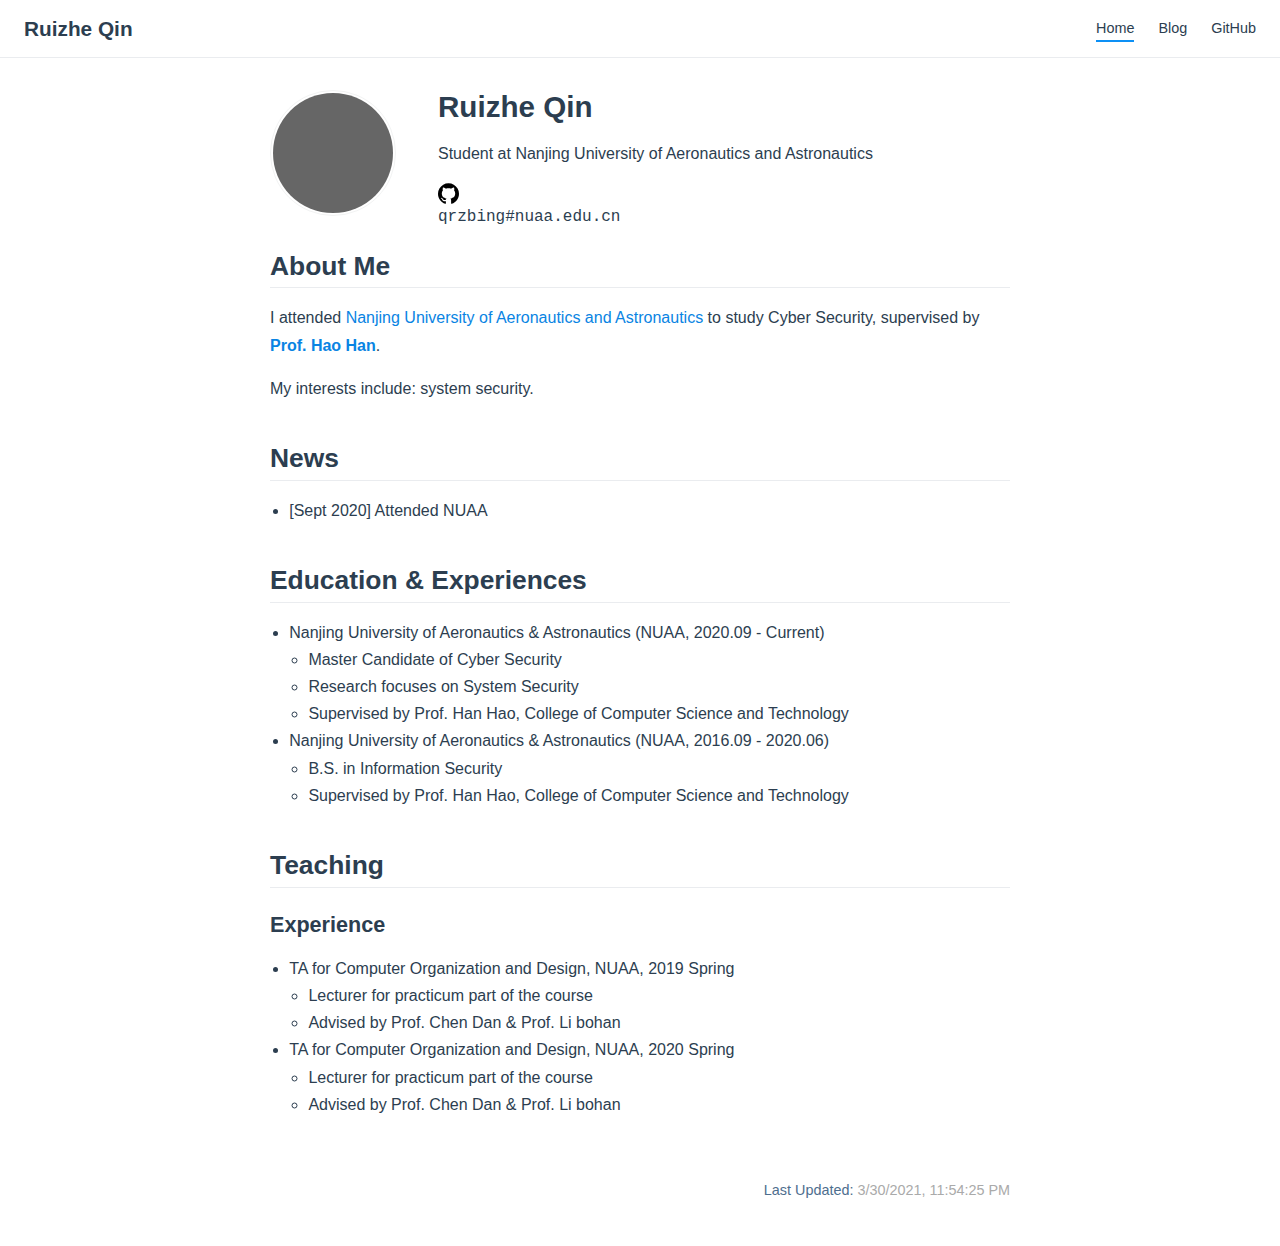
<file: index.html>
<!DOCTYPE html>
<html lang="en-US">
  <head>
    <meta charset="utf-8">
    <meta name="viewport" content="width=device-width,initial-scale=1">
    <title>Ruizhe Qin</title>
    <meta name="description" content="The description of the site.">
    <link rel="icon" href="/logo.png">
    
    <link rel="preload" href="/assets/css/0.styles.4b9afcd5.css" as="style"><link rel="preload" href="/assets/js/app.ae4f6281.js" as="script"><link rel="preload" href="/assets/js/2.b56b9e90.js" as="script"><link rel="preload" href="/assets/js/10.3b328fb3.js" as="script"><link rel="preload" href="/assets/js/4.12620a37.js" as="script"><link rel="prefetch" href="/assets/js/11.48ffc66f.js"><link rel="prefetch" href="/assets/js/12.ea697bf8.js"><link rel="prefetch" href="/assets/js/13.9dc92aa7.js"><link rel="prefetch" href="/assets/js/14.8f373908.js"><link rel="prefetch" href="/assets/js/15.3d1064e9.js"><link rel="prefetch" href="/assets/js/16.cf9fee51.js"><link rel="prefetch" href="/assets/js/3.d22160eb.js"><link rel="prefetch" href="/assets/js/5.dd6d1e49.js"><link rel="prefetch" href="/assets/js/6.c86f728a.js"><link rel="prefetch" href="/assets/js/7.d7c40d26.js"><link rel="prefetch" href="/assets/js/8.e3374b2a.js"><link rel="prefetch" href="/assets/js/9.9c1d2732.js">
    <link rel="stylesheet" href="/assets/css/0.styles.4b9afcd5.css">
  </head>
  <body>
    <div id="app" data-server-rendered="true"><div class="theme-container no-sidebar home-page"><header class="navbar"><div class="sidebar-button"><svg xmlns="http://www.w3.org/2000/svg" aria-hidden="true" role="img" viewBox="0 0 448 512" class="icon"><path fill="currentColor" d="M436 124H12c-6.627 0-12-5.373-12-12V80c0-6.627 5.373-12 12-12h424c6.627 0 12 5.373 12 12v32c0 6.627-5.373 12-12 12zm0 160H12c-6.627 0-12-5.373-12-12v-32c0-6.627 5.373-12 12-12h424c6.627 0 12 5.373 12 12v32c0 6.627-5.373 12-12 12zm0 160H12c-6.627 0-12-5.373-12-12v-32c0-6.627 5.373-12 12-12h424c6.627 0 12 5.373 12 12v32c0 6.627-5.373 12-12 12z"></path></svg></div> <a href="/" class="home-link router-link-exact-active router-link-active"><!----> <span class="site-name">Ruizhe Qin</span></a> <div class="links"><!----> <nav class="nav-links can-hide"><div class="nav-item"><a href="/" class="nav-link router-link-exact-active router-link-active">Home</a></div><div class="nav-item"><a href="https://blog.qrzbing.cn/" target="_blank" rel="noopener noreferrer" class="nav-link external">
  Blog
  <svg xmlns="http://www.w3.org/2000/svg" aria-hidden="true" x="0px" y="0px" viewBox="0 0 100 100" width="15" height="15" class="icon outbound"><path fill="currentColor" d="M18.8,85.1h56l0,0c2.2,0,4-1.8,4-4v-32h-8v28h-48v-48h28v-8h-32l0,0c-2.2,0-4,1.8-4,4v56C14.8,83.3,16.6,85.1,18.8,85.1z"></path> <polygon fill="currentColor" points="45.7,48.7 51.3,54.3 77.2,28.5 77.2,37.2 85.2,37.2 85.2,14.9 62.8,14.9 62.8,22.9 71.5,22.9"></polygon></svg></a></div><div class="nav-item"><a href="https://github.com/qrzbing" target="_blank" rel="noopener noreferrer" class="nav-link external">
  GitHub
  <svg xmlns="http://www.w3.org/2000/svg" aria-hidden="true" x="0px" y="0px" viewBox="0 0 100 100" width="15" height="15" class="icon outbound"><path fill="currentColor" d="M18.8,85.1h56l0,0c2.2,0,4-1.8,4-4v-32h-8v28h-48v-48h28v-8h-32l0,0c-2.2,0-4,1.8-4,4v56C14.8,83.3,16.6,85.1,18.8,85.1z"></path> <polygon fill="currentColor" points="45.7,48.7 51.3,54.3 77.2,28.5 77.2,37.2 85.2,37.2 85.2,14.9 62.8,14.9 62.8,22.9 71.5,22.9"></polygon></svg></a></div> <!----></nav></div></header> <div class="sidebar-mask"></div> <aside class="sidebar"><nav class="nav-links"><div class="nav-item"><a href="/" class="nav-link router-link-exact-active router-link-active">Home</a></div><div class="nav-item"><a href="https://blog.qrzbing.cn/" target="_blank" rel="noopener noreferrer" class="nav-link external">
  Blog
  <svg xmlns="http://www.w3.org/2000/svg" aria-hidden="true" x="0px" y="0px" viewBox="0 0 100 100" width="15" height="15" class="icon outbound"><path fill="currentColor" d="M18.8,85.1h56l0,0c2.2,0,4-1.8,4-4v-32h-8v28h-48v-48h28v-8h-32l0,0c-2.2,0-4,1.8-4,4v56C14.8,83.3,16.6,85.1,18.8,85.1z"></path> <polygon fill="currentColor" points="45.7,48.7 51.3,54.3 77.2,28.5 77.2,37.2 85.2,37.2 85.2,14.9 62.8,14.9 62.8,22.9 71.5,22.9"></polygon></svg></a></div><div class="nav-item"><a href="https://github.com/qrzbing" target="_blank" rel="noopener noreferrer" class="nav-link external">
  GitHub
  <svg xmlns="http://www.w3.org/2000/svg" aria-hidden="true" x="0px" y="0px" viewBox="0 0 100 100" width="15" height="15" class="icon outbound"><path fill="currentColor" d="M18.8,85.1h56l0,0c2.2,0,4-1.8,4-4v-32h-8v28h-48v-48h28v-8h-32l0,0c-2.2,0-4,1.8-4,4v56C14.8,83.3,16.6,85.1,18.8,85.1z"></path> <polygon fill="currentColor" points="45.7,48.7 51.3,54.3 77.2,28.5 77.2,37.2 85.2,37.2 85.2,14.9 62.8,14.9 62.8,22.9 71.5,22.9"></polygon></svg></a></div> <!----></nav>  <!----> </aside> <main class="page"> <div class="theme-default-content content__default"><div class="profile"><div class="image"><img src="/grey.png" alt></div> <div class="info"><div class="name">
      Ruizhe Qin
    </div> <div class="bio"><p>Student at Nanjing University of Aeronautics and Astronautics</p></div> <div class="socials"><div><a href="https://github.com/qrzbing" target="_blank"><img src="/icons/github.svg" alt="github" title="github"></a></div></div> <div class="contact"><div title="Contact me" class="email">qrzbing#nuaa.edu.cn</div></div> <!----></div></div> <h2 id="about-me">About Me</h2> <p>I attended <a href="https://www.nuaa.edu.cn/" target="_blank" rel="noopener noreferrer">Nanjing University of Aeronautics and Astronautics<svg xmlns="http://www.w3.org/2000/svg" aria-hidden="true" x="0px" y="0px" viewBox="0 0 100 100" width="15" height="15" class="icon outbound"><path fill="currentColor" d="M18.8,85.1h56l0,0c2.2,0,4-1.8,4-4v-32h-8v28h-48v-48h28v-8h-32l0,0c-2.2,0-4,1.8-4,4v56C14.8,83.3,16.6,85.1,18.8,85.1z"></path> <polygon fill="currentColor" points="45.7,48.7 51.3,54.3 77.2,28.5 77.2,37.2 85.2,37.2 85.2,14.9 62.8,14.9 62.8,22.9 71.5,22.9"></polygon></svg></a> to study Cyber Security, supervised by <a href="http://gsmis.nuaa.edu.cn/gmis/xkjsb/yjsdsfc.aspx?id=70206752" target="_blank" rel="noopener noreferrer"><strong>Prof. Hao Han</strong><svg xmlns="http://www.w3.org/2000/svg" aria-hidden="true" x="0px" y="0px" viewBox="0 0 100 100" width="15" height="15" class="icon outbound"><path fill="currentColor" d="M18.8,85.1h56l0,0c2.2,0,4-1.8,4-4v-32h-8v28h-48v-48h28v-8h-32l0,0c-2.2,0-4,1.8-4,4v56C14.8,83.3,16.6,85.1,18.8,85.1z"></path> <polygon fill="currentColor" points="45.7,48.7 51.3,54.3 77.2,28.5 77.2,37.2 85.2,37.2 85.2,14.9 62.8,14.9 62.8,22.9 71.5,22.9"></polygon></svg></a>.</p> <p>My interests include: system security.</p> <h2 id="news">News</h2> <ul><li>[Sept 2020] Attended NUAA</li></ul> <h2 id="education-experiences">Education &amp; Experiences</h2> <ul><li>Nanjing University of Aeronautics &amp; Astronautics (NUAA, 2020.09 - Current)
<ul><li>Master Candidate of Cyber Security</li> <li>Research focuses on System Security</li> <li>Supervised by Prof. Han Hao, College of Computer Science and Technology</li></ul></li> <li>Nanjing University of Aeronautics &amp; Astronautics (NUAA, 2016.09 - 2020.06)
<ul><li>B.S. in Information Security</li> <li>Supervised by Prof. Han Hao, College of Computer Science and Technology</li></ul></li></ul> <h2 id="teaching">Teaching</h2> <h3 id="experience">Experience</h3> <ul><li>TA for Computer Organization and Design, NUAA, 2019 Spring
<ul><li>Lecturer for practicum part of the course</li> <li>Advised by Prof. Chen Dan &amp; Prof. Li bohan</li></ul></li> <li>TA for Computer Organization and Design, NUAA, 2020 Spring
<ul><li>Lecturer for practicum part of the course</li> <li>Advised by Prof. Chen Dan &amp; Prof. Li bohan</li></ul></li></ul></div> <footer class="page-edit"><!----> <div class="last-updated"><span class="prefix">Last Updated:</span> <span class="time">3/30/2021, 11:54:25 PM</span></div></footer> <!----> </main></div><div class="global-ui"></div></div>
    <script src="/assets/js/app.ae4f6281.js" defer></script><script src="/assets/js/2.b56b9e90.js" defer></script><script src="/assets/js/10.3b328fb3.js" defer></script><script src="/assets/js/4.12620a37.js" defer></script>
  </body>
</html>
</file>
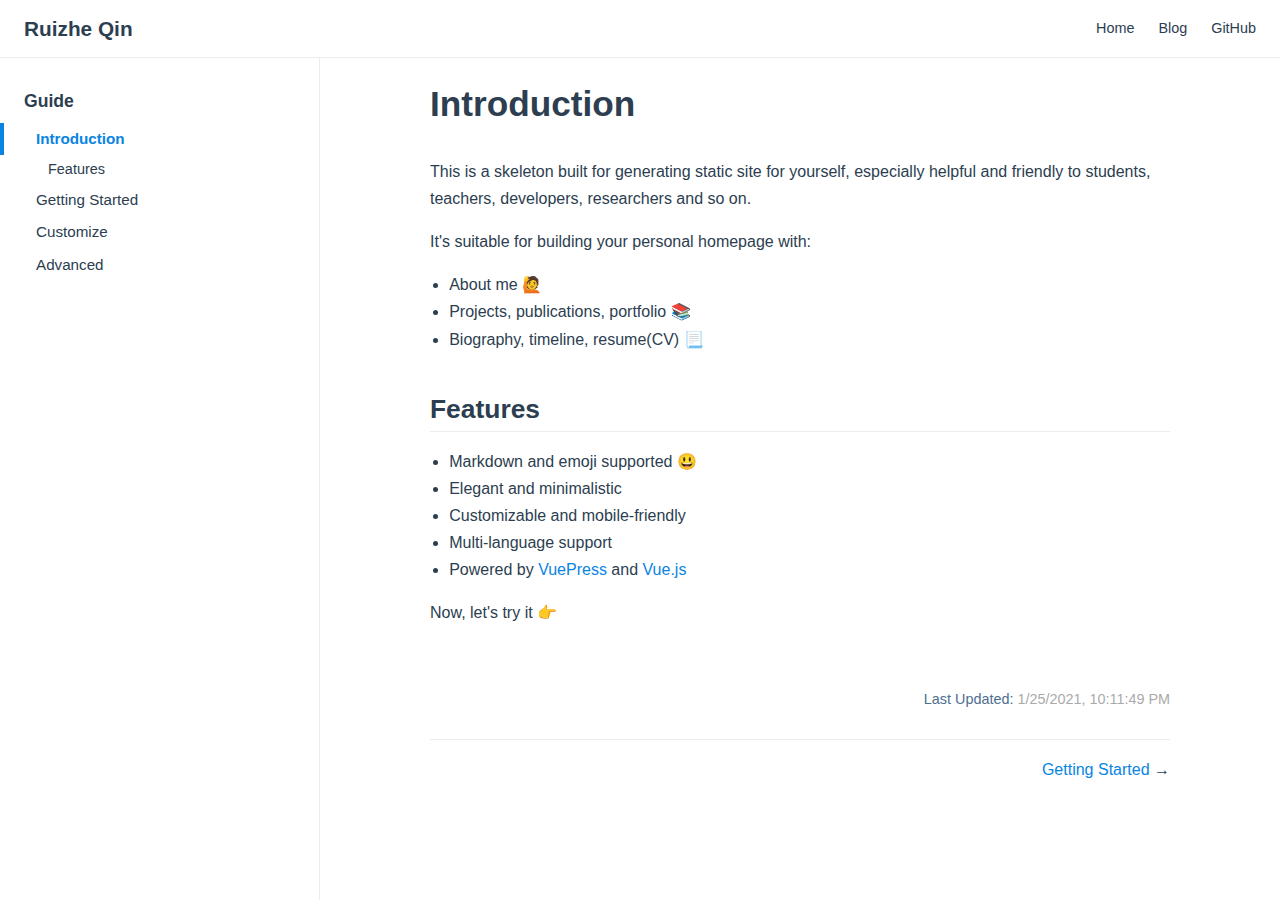
<file: guide/index.html>
<!DOCTYPE html>
<html lang="en-US">
  <head>
    <meta charset="utf-8">
    <meta name="viewport" content="width=device-width,initial-scale=1">
    <title>Introduction | Ruizhe Qin</title>
    <meta name="description" content="The description of the site.">
    <link rel="icon" href="/logo.png">
    
    <link rel="preload" href="/assets/css/0.styles.4b9afcd5.css" as="style"><link rel="preload" href="/assets/js/app.ae4f6281.js" as="script"><link rel="preload" href="/assets/js/2.b56b9e90.js" as="script"><link rel="preload" href="/assets/js/12.ea697bf8.js" as="script"><link rel="prefetch" href="/assets/js/10.3b328fb3.js"><link rel="prefetch" href="/assets/js/11.48ffc66f.js"><link rel="prefetch" href="/assets/js/13.9dc92aa7.js"><link rel="prefetch" href="/assets/js/14.8f373908.js"><link rel="prefetch" href="/assets/js/15.3d1064e9.js"><link rel="prefetch" href="/assets/js/16.cf9fee51.js"><link rel="prefetch" href="/assets/js/3.d22160eb.js"><link rel="prefetch" href="/assets/js/4.12620a37.js"><link rel="prefetch" href="/assets/js/5.dd6d1e49.js"><link rel="prefetch" href="/assets/js/6.c86f728a.js"><link rel="prefetch" href="/assets/js/7.d7c40d26.js"><link rel="prefetch" href="/assets/js/8.e3374b2a.js"><link rel="prefetch" href="/assets/js/9.9c1d2732.js">
    <link rel="stylesheet" href="/assets/css/0.styles.4b9afcd5.css">
  </head>
  <body>
    <div id="app" data-server-rendered="true"><div class="theme-container"><header class="navbar"><div class="sidebar-button"><svg xmlns="http://www.w3.org/2000/svg" aria-hidden="true" role="img" viewBox="0 0 448 512" class="icon"><path fill="currentColor" d="M436 124H12c-6.627 0-12-5.373-12-12V80c0-6.627 5.373-12 12-12h424c6.627 0 12 5.373 12 12v32c0 6.627-5.373 12-12 12zm0 160H12c-6.627 0-12-5.373-12-12v-32c0-6.627 5.373-12 12-12h424c6.627 0 12 5.373 12 12v32c0 6.627-5.373 12-12 12zm0 160H12c-6.627 0-12-5.373-12-12v-32c0-6.627 5.373-12 12-12h424c6.627 0 12 5.373 12 12v32c0 6.627-5.373 12-12 12z"></path></svg></div> <a href="/" class="home-link router-link-active"><!----> <span class="site-name">Ruizhe Qin</span></a> <div class="links"><!----> <nav class="nav-links can-hide"><div class="nav-item"><a href="/" class="nav-link">Home</a></div><div class="nav-item"><a href="https://blog.qrzbing.cn/" target="_blank" rel="noopener noreferrer" class="nav-link external">
  Blog
  <svg xmlns="http://www.w3.org/2000/svg" aria-hidden="true" x="0px" y="0px" viewBox="0 0 100 100" width="15" height="15" class="icon outbound"><path fill="currentColor" d="M18.8,85.1h56l0,0c2.2,0,4-1.8,4-4v-32h-8v28h-48v-48h28v-8h-32l0,0c-2.2,0-4,1.8-4,4v56C14.8,83.3,16.6,85.1,18.8,85.1z"></path> <polygon fill="currentColor" points="45.7,48.7 51.3,54.3 77.2,28.5 77.2,37.2 85.2,37.2 85.2,14.9 62.8,14.9 62.8,22.9 71.5,22.9"></polygon></svg></a></div><div class="nav-item"><a href="https://github.com/qrzbing" target="_blank" rel="noopener noreferrer" class="nav-link external">
  GitHub
  <svg xmlns="http://www.w3.org/2000/svg" aria-hidden="true" x="0px" y="0px" viewBox="0 0 100 100" width="15" height="15" class="icon outbound"><path fill="currentColor" d="M18.8,85.1h56l0,0c2.2,0,4-1.8,4-4v-32h-8v28h-48v-48h28v-8h-32l0,0c-2.2,0-4,1.8-4,4v56C14.8,83.3,16.6,85.1,18.8,85.1z"></path> <polygon fill="currentColor" points="45.7,48.7 51.3,54.3 77.2,28.5 77.2,37.2 85.2,37.2 85.2,14.9 62.8,14.9 62.8,22.9 71.5,22.9"></polygon></svg></a></div> <!----></nav></div></header> <div class="sidebar-mask"></div> <aside class="sidebar"><nav class="nav-links"><div class="nav-item"><a href="/" class="nav-link">Home</a></div><div class="nav-item"><a href="https://blog.qrzbing.cn/" target="_blank" rel="noopener noreferrer" class="nav-link external">
  Blog
  <svg xmlns="http://www.w3.org/2000/svg" aria-hidden="true" x="0px" y="0px" viewBox="0 0 100 100" width="15" height="15" class="icon outbound"><path fill="currentColor" d="M18.8,85.1h56l0,0c2.2,0,4-1.8,4-4v-32h-8v28h-48v-48h28v-8h-32l0,0c-2.2,0-4,1.8-4,4v56C14.8,83.3,16.6,85.1,18.8,85.1z"></path> <polygon fill="currentColor" points="45.7,48.7 51.3,54.3 77.2,28.5 77.2,37.2 85.2,37.2 85.2,14.9 62.8,14.9 62.8,22.9 71.5,22.9"></polygon></svg></a></div><div class="nav-item"><a href="https://github.com/qrzbing" target="_blank" rel="noopener noreferrer" class="nav-link external">
  GitHub
  <svg xmlns="http://www.w3.org/2000/svg" aria-hidden="true" x="0px" y="0px" viewBox="0 0 100 100" width="15" height="15" class="icon outbound"><path fill="currentColor" d="M18.8,85.1h56l0,0c2.2,0,4-1.8,4-4v-32h-8v28h-48v-48h28v-8h-32l0,0c-2.2,0-4,1.8-4,4v56C14.8,83.3,16.6,85.1,18.8,85.1z"></path> <polygon fill="currentColor" points="45.7,48.7 51.3,54.3 77.2,28.5 77.2,37.2 85.2,37.2 85.2,14.9 62.8,14.9 62.8,22.9 71.5,22.9"></polygon></svg></a></div> <!----></nav>  <ul class="sidebar-links"><li><section class="sidebar-group depth-0"><p class="sidebar-heading open"><span>Guide</span> <!----></p> <ul class="sidebar-links sidebar-group-items"><li><a href="/guide/" class="active sidebar-link">Introduction</a><ul class="sidebar-sub-headers"><li class="sidebar-sub-header"><a href="/guide/#features" class="sidebar-link">Features</a></li></ul></li><li><a href="/guide/getting-started.html" class="sidebar-link">Getting Started</a></li><li><a href="/guide/customize.html" class="sidebar-link">Customize</a></li><li><a href="/guide/advanced.html" class="sidebar-link">Advanced</a></li></ul></section></li></ul> </aside> <main class="page"> <div class="theme-default-content content__default"><h1 id="introduction">Introduction</h1> <p>This is a skeleton built for generating static site for yourself, especially helpful and friendly to students, teachers, developers, researchers and so on.</p> <p>It's suitable for building your personal homepage with:</p> <ul><li>About me 🙋</li> <li>Projects, publications, portfolio 📚</li> <li>Biography, timeline, resume(CV) 📃</li></ul> <h2 id="features">Features</h2> <ul><li>Markdown and emoji supported 😃</li> <li>Elegant and minimalistic</li> <li>Customizable and mobile-friendly</li> <li>Multi-language support</li> <li>Powered by <a href="https://vuepress.vuejs.org/" target="_blank" rel="noopener noreferrer">VuePress<svg xmlns="http://www.w3.org/2000/svg" aria-hidden="true" x="0px" y="0px" viewBox="0 0 100 100" width="15" height="15" class="icon outbound"><path fill="currentColor" d="M18.8,85.1h56l0,0c2.2,0,4-1.8,4-4v-32h-8v28h-48v-48h28v-8h-32l0,0c-2.2,0-4,1.8-4,4v56C14.8,83.3,16.6,85.1,18.8,85.1z"></path> <polygon fill="currentColor" points="45.7,48.7 51.3,54.3 77.2,28.5 77.2,37.2 85.2,37.2 85.2,14.9 62.8,14.9 62.8,22.9 71.5,22.9"></polygon></svg></a> and <a href="https://vuejs.org/" target="_blank" rel="noopener noreferrer">Vue.js<svg xmlns="http://www.w3.org/2000/svg" aria-hidden="true" x="0px" y="0px" viewBox="0 0 100 100" width="15" height="15" class="icon outbound"><path fill="currentColor" d="M18.8,85.1h56l0,0c2.2,0,4-1.8,4-4v-32h-8v28h-48v-48h28v-8h-32l0,0c-2.2,0-4,1.8-4,4v56C14.8,83.3,16.6,85.1,18.8,85.1z"></path> <polygon fill="currentColor" points="45.7,48.7 51.3,54.3 77.2,28.5 77.2,37.2 85.2,37.2 85.2,14.9 62.8,14.9 62.8,22.9 71.5,22.9"></polygon></svg></a></li></ul> <p>Now, let's try it 👉</p></div> <footer class="page-edit"><!----> <div class="last-updated"><span class="prefix">Last Updated:</span> <span class="time">1/25/2021, 10:11:49 PM</span></div></footer> <div class="page-nav"><p class="inner"><!----> <span class="next"><a href="/guide/getting-started.html">Getting Started</a>
      →
    </span></p></div> </main></div><div class="global-ui"></div></div>
    <script src="/assets/js/app.ae4f6281.js" defer></script><script src="/assets/js/2.b56b9e90.js" defer></script><script src="/assets/js/12.ea697bf8.js" defer></script>
  </body>
</html>
</file>
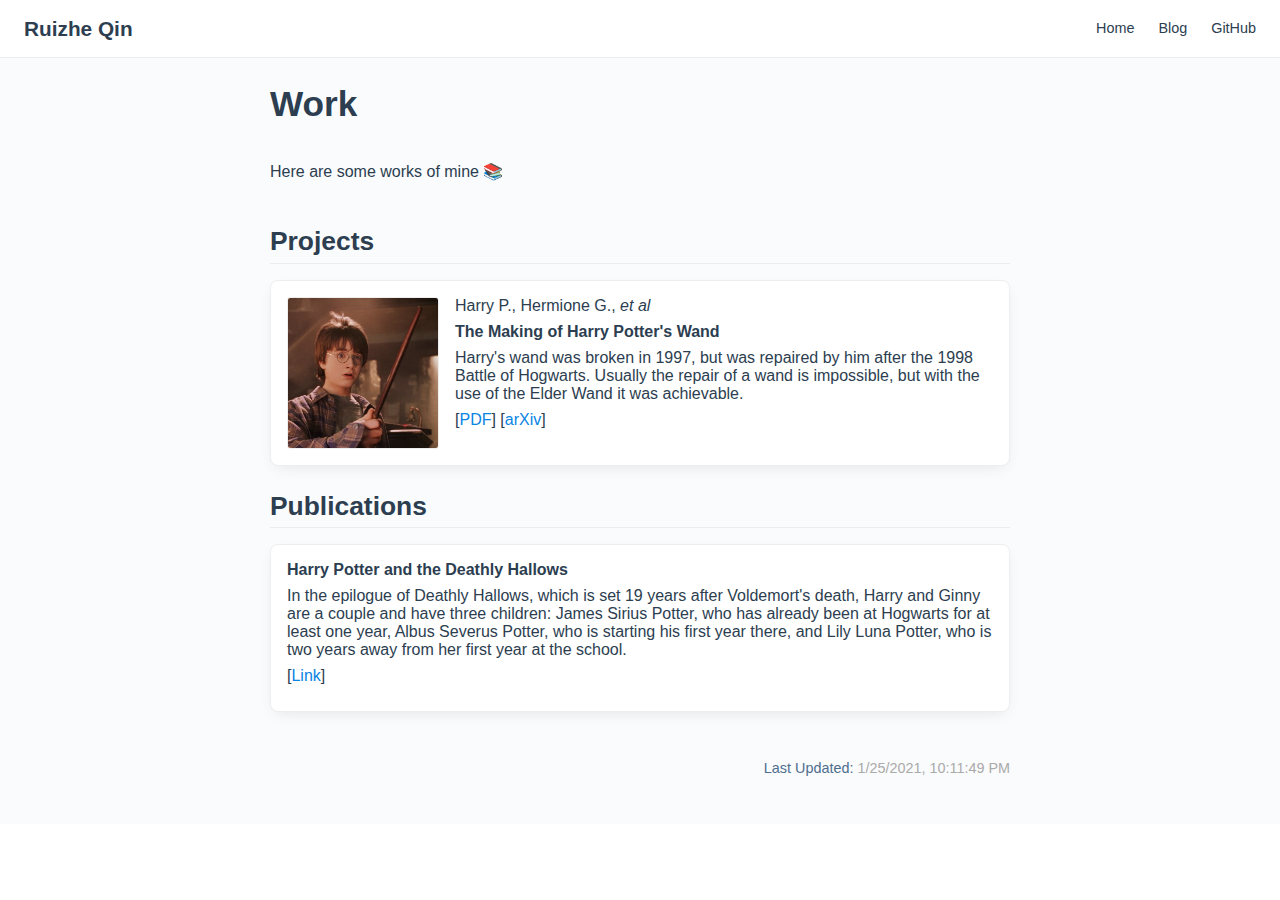
<file: projects/index.html>
<!DOCTYPE html>
<html lang="en-US">
  <head>
    <meta charset="utf-8">
    <meta name="viewport" content="width=device-width,initial-scale=1">
    <title>Work | Ruizhe Qin</title>
    <meta name="description" content="The description of the site.">
    <link rel="icon" href="/logo.png">
    
    <link rel="preload" href="/assets/css/0.styles.4b9afcd5.css" as="style"><link rel="preload" href="/assets/js/app.ae4f6281.js" as="script"><link rel="preload" href="/assets/js/2.b56b9e90.js" as="script"><link rel="preload" href="/assets/js/8.e3374b2a.js" as="script"><link rel="preload" href="/assets/js/5.dd6d1e49.js" as="script"><link rel="prefetch" href="/assets/js/10.3b328fb3.js"><link rel="prefetch" href="/assets/js/11.48ffc66f.js"><link rel="prefetch" href="/assets/js/12.ea697bf8.js"><link rel="prefetch" href="/assets/js/13.9dc92aa7.js"><link rel="prefetch" href="/assets/js/14.8f373908.js"><link rel="prefetch" href="/assets/js/15.3d1064e9.js"><link rel="prefetch" href="/assets/js/16.cf9fee51.js"><link rel="prefetch" href="/assets/js/3.d22160eb.js"><link rel="prefetch" href="/assets/js/4.12620a37.js"><link rel="prefetch" href="/assets/js/6.c86f728a.js"><link rel="prefetch" href="/assets/js/7.d7c40d26.js"><link rel="prefetch" href="/assets/js/9.9c1d2732.js">
    <link rel="stylesheet" href="/assets/css/0.styles.4b9afcd5.css">
  </head>
  <body>
    <div id="app" data-server-rendered="true"><div class="theme-container no-sidebar projects-page"><header class="navbar"><div class="sidebar-button"><svg xmlns="http://www.w3.org/2000/svg" aria-hidden="true" role="img" viewBox="0 0 448 512" class="icon"><path fill="currentColor" d="M436 124H12c-6.627 0-12-5.373-12-12V80c0-6.627 5.373-12 12-12h424c6.627 0 12 5.373 12 12v32c0 6.627-5.373 12-12 12zm0 160H12c-6.627 0-12-5.373-12-12v-32c0-6.627 5.373-12 12-12h424c6.627 0 12 5.373 12 12v32c0 6.627-5.373 12-12 12zm0 160H12c-6.627 0-12-5.373-12-12v-32c0-6.627 5.373-12 12-12h424c6.627 0 12 5.373 12 12v32c0 6.627-5.373 12-12 12z"></path></svg></div> <a href="/" class="home-link router-link-active"><!----> <span class="site-name">Ruizhe Qin</span></a> <div class="links"><!----> <nav class="nav-links can-hide"><div class="nav-item"><a href="/" class="nav-link">Home</a></div><div class="nav-item"><a href="https://blog.qrzbing.cn/" target="_blank" rel="noopener noreferrer" class="nav-link external">
  Blog
  <svg xmlns="http://www.w3.org/2000/svg" aria-hidden="true" x="0px" y="0px" viewBox="0 0 100 100" width="15" height="15" class="icon outbound"><path fill="currentColor" d="M18.8,85.1h56l0,0c2.2,0,4-1.8,4-4v-32h-8v28h-48v-48h28v-8h-32l0,0c-2.2,0-4,1.8-4,4v56C14.8,83.3,16.6,85.1,18.8,85.1z"></path> <polygon fill="currentColor" points="45.7,48.7 51.3,54.3 77.2,28.5 77.2,37.2 85.2,37.2 85.2,14.9 62.8,14.9 62.8,22.9 71.5,22.9"></polygon></svg></a></div><div class="nav-item"><a href="https://github.com/qrzbing" target="_blank" rel="noopener noreferrer" class="nav-link external">
  GitHub
  <svg xmlns="http://www.w3.org/2000/svg" aria-hidden="true" x="0px" y="0px" viewBox="0 0 100 100" width="15" height="15" class="icon outbound"><path fill="currentColor" d="M18.8,85.1h56l0,0c2.2,0,4-1.8,4-4v-32h-8v28h-48v-48h28v-8h-32l0,0c-2.2,0-4,1.8-4,4v56C14.8,83.3,16.6,85.1,18.8,85.1z"></path> <polygon fill="currentColor" points="45.7,48.7 51.3,54.3 77.2,28.5 77.2,37.2 85.2,37.2 85.2,14.9 62.8,14.9 62.8,22.9 71.5,22.9"></polygon></svg></a></div> <!----></nav></div></header> <div class="sidebar-mask"></div> <aside class="sidebar"><nav class="nav-links"><div class="nav-item"><a href="/" class="nav-link">Home</a></div><div class="nav-item"><a href="https://blog.qrzbing.cn/" target="_blank" rel="noopener noreferrer" class="nav-link external">
  Blog
  <svg xmlns="http://www.w3.org/2000/svg" aria-hidden="true" x="0px" y="0px" viewBox="0 0 100 100" width="15" height="15" class="icon outbound"><path fill="currentColor" d="M18.8,85.1h56l0,0c2.2,0,4-1.8,4-4v-32h-8v28h-48v-48h28v-8h-32l0,0c-2.2,0-4,1.8-4,4v56C14.8,83.3,16.6,85.1,18.8,85.1z"></path> <polygon fill="currentColor" points="45.7,48.7 51.3,54.3 77.2,28.5 77.2,37.2 85.2,37.2 85.2,14.9 62.8,14.9 62.8,22.9 71.5,22.9"></polygon></svg></a></div><div class="nav-item"><a href="https://github.com/qrzbing" target="_blank" rel="noopener noreferrer" class="nav-link external">
  GitHub
  <svg xmlns="http://www.w3.org/2000/svg" aria-hidden="true" x="0px" y="0px" viewBox="0 0 100 100" width="15" height="15" class="icon outbound"><path fill="currentColor" d="M18.8,85.1h56l0,0c2.2,0,4-1.8,4-4v-32h-8v28h-48v-48h28v-8h-32l0,0c-2.2,0-4,1.8-4,4v56C14.8,83.3,16.6,85.1,18.8,85.1z"></path> <polygon fill="currentColor" points="45.7,48.7 51.3,54.3 77.2,28.5 77.2,37.2 85.2,37.2 85.2,14.9 62.8,14.9 62.8,22.9 71.5,22.9"></polygon></svg></a></div> <!----></nav>  <!----> </aside> <main class="page"> <div class="theme-default-content content__default"><h1 id="work">Work</h1> <p>Here are some works of mine 📚</p> <h2 id="projects">Projects</h2> <div class="md-card show-border"><div class="card-image"><img src="/projects/1.png" alt></div> <div class="card-content"><p>Harry P., Hermione G., <em>et al</em></p> <p><strong>The Making of Harry Potter's Wand</strong></p> <p>Harry's wand was broken in 1997, but was repaired by him after the 1998 Battle of Hogwarts. Usually the repair of a wand is impossible, but with the use of the Elder Wand it was achievable.</p> <p>[<a href="https://www.google.com" target="_blank" rel="noopener noreferrer">PDF<svg xmlns="http://www.w3.org/2000/svg" aria-hidden="true" x="0px" y="0px" viewBox="0 0 100 100" width="15" height="15" class="icon outbound"><path fill="currentColor" d="M18.8,85.1h56l0,0c2.2,0,4-1.8,4-4v-32h-8v28h-48v-48h28v-8h-32l0,0c-2.2,0-4,1.8-4,4v56C14.8,83.3,16.6,85.1,18.8,85.1z"></path> <polygon fill="currentColor" points="45.7,48.7 51.3,54.3 77.2,28.5 77.2,37.2 85.2,37.2 85.2,14.9 62.8,14.9 62.8,22.9 71.5,22.9"></polygon></svg></a>] [<a href="https://arxiv.org" target="_blank" rel="noopener noreferrer">arXiv<svg xmlns="http://www.w3.org/2000/svg" aria-hidden="true" x="0px" y="0px" viewBox="0 0 100 100" width="15" height="15" class="icon outbound"><path fill="currentColor" d="M18.8,85.1h56l0,0c2.2,0,4-1.8,4-4v-32h-8v28h-48v-48h28v-8h-32l0,0c-2.2,0-4,1.8-4,4v56C14.8,83.3,16.6,85.1,18.8,85.1z"></path> <polygon fill="currentColor" points="45.7,48.7 51.3,54.3 77.2,28.5 77.2,37.2 85.2,37.2 85.2,14.9 62.8,14.9 62.8,22.9 71.5,22.9"></polygon></svg></a>]</p></div></div> <h2 id="publications">Publications</h2> <div class="md-card show-border"><!----> <div class="card-content"><p><strong>Harry Potter and the Deathly Hallows</strong></p> <p>In the epilogue of Deathly Hallows, which is set 19 years after Voldemort's death, Harry and Ginny are a couple and have three children: James Sirius Potter, who has already been at Hogwarts for at least one year, Albus Severus Potter, who is starting his first year there, and Lily Luna Potter, who is two years away from her first year at the school.</p> <p>[<a href="https://www.google.com" target="_blank" rel="noopener noreferrer">Link<svg xmlns="http://www.w3.org/2000/svg" aria-hidden="true" x="0px" y="0px" viewBox="0 0 100 100" width="15" height="15" class="icon outbound"><path fill="currentColor" d="M18.8,85.1h56l0,0c2.2,0,4-1.8,4-4v-32h-8v28h-48v-48h28v-8h-32l0,0c-2.2,0-4,1.8-4,4v56C14.8,83.3,16.6,85.1,18.8,85.1z"></path> <polygon fill="currentColor" points="45.7,48.7 51.3,54.3 77.2,28.5 77.2,37.2 85.2,37.2 85.2,14.9 62.8,14.9 62.8,22.9 71.5,22.9"></polygon></svg></a>]</p></div></div></div> <footer class="page-edit"><!----> <div class="last-updated"><span class="prefix">Last Updated:</span> <span class="time">1/25/2021, 10:11:49 PM</span></div></footer> <!----> </main></div><div class="global-ui"></div></div>
    <script src="/assets/js/app.ae4f6281.js" defer></script><script src="/assets/js/2.b56b9e90.js" defer></script><script src="/assets/js/8.e3374b2a.js" defer></script><script src="/assets/js/5.dd6d1e49.js" defer></script>
  </body>
</html>
</file>
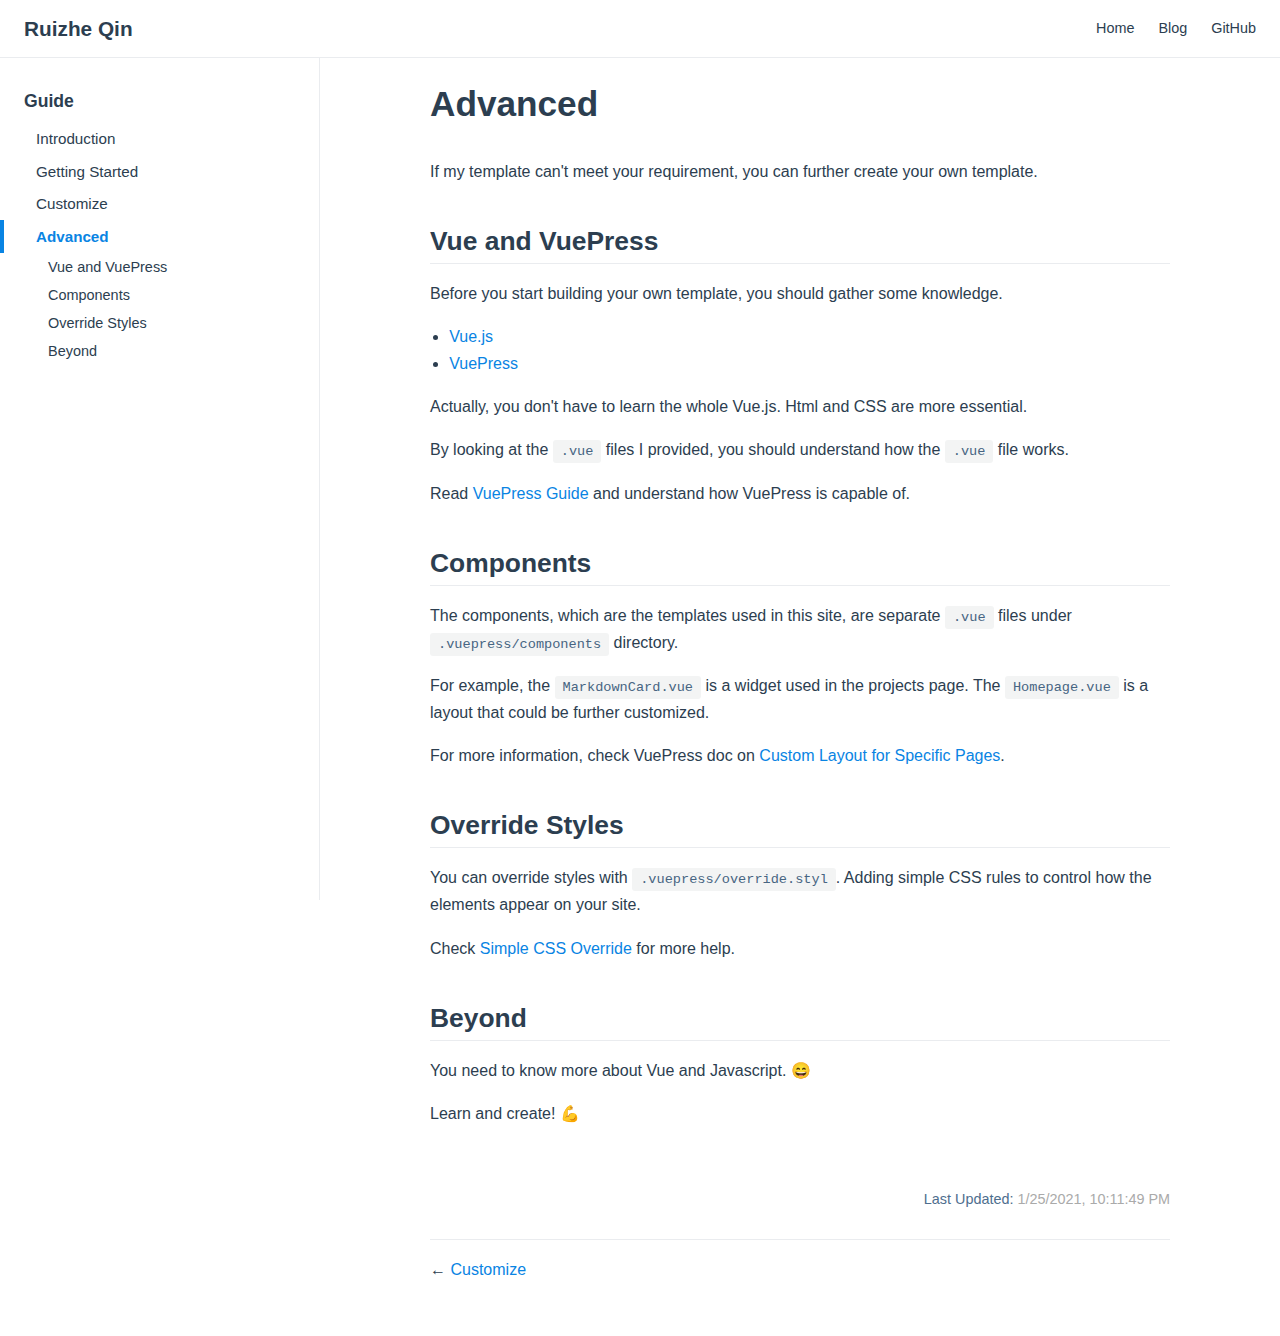
<file: guide/advanced.html>
<!DOCTYPE html>
<html lang="en-US">
  <head>
    <meta charset="utf-8">
    <meta name="viewport" content="width=device-width,initial-scale=1">
    <title>Advanced | Ruizhe Qin</title>
    <meta name="description" content="The description of the site.">
    <link rel="icon" href="/logo.png">
    
    <link rel="preload" href="/assets/css/0.styles.4b9afcd5.css" as="style"><link rel="preload" href="/assets/js/app.ae4f6281.js" as="script"><link rel="preload" href="/assets/js/2.b56b9e90.js" as="script"><link rel="preload" href="/assets/js/13.9dc92aa7.js" as="script"><link rel="prefetch" href="/assets/js/10.3b328fb3.js"><link rel="prefetch" href="/assets/js/11.48ffc66f.js"><link rel="prefetch" href="/assets/js/12.ea697bf8.js"><link rel="prefetch" href="/assets/js/14.8f373908.js"><link rel="prefetch" href="/assets/js/15.3d1064e9.js"><link rel="prefetch" href="/assets/js/16.cf9fee51.js"><link rel="prefetch" href="/assets/js/3.d22160eb.js"><link rel="prefetch" href="/assets/js/4.12620a37.js"><link rel="prefetch" href="/assets/js/5.dd6d1e49.js"><link rel="prefetch" href="/assets/js/6.c86f728a.js"><link rel="prefetch" href="/assets/js/7.d7c40d26.js"><link rel="prefetch" href="/assets/js/8.e3374b2a.js"><link rel="prefetch" href="/assets/js/9.9c1d2732.js">
    <link rel="stylesheet" href="/assets/css/0.styles.4b9afcd5.css">
  </head>
  <body>
    <div id="app" data-server-rendered="true"><div class="theme-container"><header class="navbar"><div class="sidebar-button"><svg xmlns="http://www.w3.org/2000/svg" aria-hidden="true" role="img" viewBox="0 0 448 512" class="icon"><path fill="currentColor" d="M436 124H12c-6.627 0-12-5.373-12-12V80c0-6.627 5.373-12 12-12h424c6.627 0 12 5.373 12 12v32c0 6.627-5.373 12-12 12zm0 160H12c-6.627 0-12-5.373-12-12v-32c0-6.627 5.373-12 12-12h424c6.627 0 12 5.373 12 12v32c0 6.627-5.373 12-12 12zm0 160H12c-6.627 0-12-5.373-12-12v-32c0-6.627 5.373-12 12-12h424c6.627 0 12 5.373 12 12v32c0 6.627-5.373 12-12 12z"></path></svg></div> <a href="/" class="home-link router-link-active"><!----> <span class="site-name">Ruizhe Qin</span></a> <div class="links"><!----> <nav class="nav-links can-hide"><div class="nav-item"><a href="/" class="nav-link">Home</a></div><div class="nav-item"><a href="https://blog.qrzbing.cn/" target="_blank" rel="noopener noreferrer" class="nav-link external">
  Blog
  <svg xmlns="http://www.w3.org/2000/svg" aria-hidden="true" x="0px" y="0px" viewBox="0 0 100 100" width="15" height="15" class="icon outbound"><path fill="currentColor" d="M18.8,85.1h56l0,0c2.2,0,4-1.8,4-4v-32h-8v28h-48v-48h28v-8h-32l0,0c-2.2,0-4,1.8-4,4v56C14.8,83.3,16.6,85.1,18.8,85.1z"></path> <polygon fill="currentColor" points="45.7,48.7 51.3,54.3 77.2,28.5 77.2,37.2 85.2,37.2 85.2,14.9 62.8,14.9 62.8,22.9 71.5,22.9"></polygon></svg></a></div><div class="nav-item"><a href="https://github.com/qrzbing" target="_blank" rel="noopener noreferrer" class="nav-link external">
  GitHub
  <svg xmlns="http://www.w3.org/2000/svg" aria-hidden="true" x="0px" y="0px" viewBox="0 0 100 100" width="15" height="15" class="icon outbound"><path fill="currentColor" d="M18.8,85.1h56l0,0c2.2,0,4-1.8,4-4v-32h-8v28h-48v-48h28v-8h-32l0,0c-2.2,0-4,1.8-4,4v56C14.8,83.3,16.6,85.1,18.8,85.1z"></path> <polygon fill="currentColor" points="45.7,48.7 51.3,54.3 77.2,28.5 77.2,37.2 85.2,37.2 85.2,14.9 62.8,14.9 62.8,22.9 71.5,22.9"></polygon></svg></a></div> <!----></nav></div></header> <div class="sidebar-mask"></div> <aside class="sidebar"><nav class="nav-links"><div class="nav-item"><a href="/" class="nav-link">Home</a></div><div class="nav-item"><a href="https://blog.qrzbing.cn/" target="_blank" rel="noopener noreferrer" class="nav-link external">
  Blog
  <svg xmlns="http://www.w3.org/2000/svg" aria-hidden="true" x="0px" y="0px" viewBox="0 0 100 100" width="15" height="15" class="icon outbound"><path fill="currentColor" d="M18.8,85.1h56l0,0c2.2,0,4-1.8,4-4v-32h-8v28h-48v-48h28v-8h-32l0,0c-2.2,0-4,1.8-4,4v56C14.8,83.3,16.6,85.1,18.8,85.1z"></path> <polygon fill="currentColor" points="45.7,48.7 51.3,54.3 77.2,28.5 77.2,37.2 85.2,37.2 85.2,14.9 62.8,14.9 62.8,22.9 71.5,22.9"></polygon></svg></a></div><div class="nav-item"><a href="https://github.com/qrzbing" target="_blank" rel="noopener noreferrer" class="nav-link external">
  GitHub
  <svg xmlns="http://www.w3.org/2000/svg" aria-hidden="true" x="0px" y="0px" viewBox="0 0 100 100" width="15" height="15" class="icon outbound"><path fill="currentColor" d="M18.8,85.1h56l0,0c2.2,0,4-1.8,4-4v-32h-8v28h-48v-48h28v-8h-32l0,0c-2.2,0-4,1.8-4,4v56C14.8,83.3,16.6,85.1,18.8,85.1z"></path> <polygon fill="currentColor" points="45.7,48.7 51.3,54.3 77.2,28.5 77.2,37.2 85.2,37.2 85.2,14.9 62.8,14.9 62.8,22.9 71.5,22.9"></polygon></svg></a></div> <!----></nav>  <ul class="sidebar-links"><li><section class="sidebar-group depth-0"><p class="sidebar-heading open"><span>Guide</span> <!----></p> <ul class="sidebar-links sidebar-group-items"><li><a href="/guide/" class="sidebar-link">Introduction</a></li><li><a href="/guide/getting-started.html" class="sidebar-link">Getting Started</a></li><li><a href="/guide/customize.html" class="sidebar-link">Customize</a></li><li><a href="/guide/advanced.html" class="active sidebar-link">Advanced</a><ul class="sidebar-sub-headers"><li class="sidebar-sub-header"><a href="/guide/advanced.html#vue-and-vuepress" class="sidebar-link">Vue and VuePress</a></li><li class="sidebar-sub-header"><a href="/guide/advanced.html#components" class="sidebar-link">Components</a></li><li class="sidebar-sub-header"><a href="/guide/advanced.html#override-styles" class="sidebar-link">Override Styles</a></li><li class="sidebar-sub-header"><a href="/guide/advanced.html#beyond" class="sidebar-link">Beyond</a></li></ul></li></ul></section></li></ul> </aside> <main class="page"> <div class="theme-default-content content__default"><h1 id="advanced">Advanced</h1> <p>If my template can't meet your requirement, you can further create your own template.</p> <h2 id="vue-and-vuepress">Vue and VuePress</h2> <p>Before you start building your own template, you should gather some knowledge.</p> <ul><li><a href="https://vuejs.org/" target="_blank" rel="noopener noreferrer">Vue.js<svg xmlns="http://www.w3.org/2000/svg" aria-hidden="true" x="0px" y="0px" viewBox="0 0 100 100" width="15" height="15" class="icon outbound"><path fill="currentColor" d="M18.8,85.1h56l0,0c2.2,0,4-1.8,4-4v-32h-8v28h-48v-48h28v-8h-32l0,0c-2.2,0-4,1.8-4,4v56C14.8,83.3,16.6,85.1,18.8,85.1z"></path> <polygon fill="currentColor" points="45.7,48.7 51.3,54.3 77.2,28.5 77.2,37.2 85.2,37.2 85.2,14.9 62.8,14.9 62.8,22.9 71.5,22.9"></polygon></svg></a></li> <li><a href="https://vuepress.vuejs.org/" target="_blank" rel="noopener noreferrer">VuePress<svg xmlns="http://www.w3.org/2000/svg" aria-hidden="true" x="0px" y="0px" viewBox="0 0 100 100" width="15" height="15" class="icon outbound"><path fill="currentColor" d="M18.8,85.1h56l0,0c2.2,0,4-1.8,4-4v-32h-8v28h-48v-48h28v-8h-32l0,0c-2.2,0-4,1.8-4,4v56C14.8,83.3,16.6,85.1,18.8,85.1z"></path> <polygon fill="currentColor" points="45.7,48.7 51.3,54.3 77.2,28.5 77.2,37.2 85.2,37.2 85.2,14.9 62.8,14.9 62.8,22.9 71.5,22.9"></polygon></svg></a></li></ul> <p>Actually, you don't have to learn the whole Vue.js. Html and CSS are more essential.</p> <p>By looking at the <code>.vue</code> files I provided, you should understand how the <code>.vue</code> file works.</p> <p>Read <a href="https://vuepress.vuejs.org/guide/" target="_blank" rel="noopener noreferrer">VuePress Guide<svg xmlns="http://www.w3.org/2000/svg" aria-hidden="true" x="0px" y="0px" viewBox="0 0 100 100" width="15" height="15" class="icon outbound"><path fill="currentColor" d="M18.8,85.1h56l0,0c2.2,0,4-1.8,4-4v-32h-8v28h-48v-48h28v-8h-32l0,0c-2.2,0-4,1.8-4,4v56C14.8,83.3,16.6,85.1,18.8,85.1z"></path> <polygon fill="currentColor" points="45.7,48.7 51.3,54.3 77.2,28.5 77.2,37.2 85.2,37.2 85.2,14.9 62.8,14.9 62.8,22.9 71.5,22.9"></polygon></svg></a> and understand how VuePress is capable of.</p> <h2 id="components">Components</h2> <p>The components, which are the templates used in this site, are separate <code>.vue</code> files under <code>.vuepress/components</code> directory.</p> <p>For example, the <code>MarkdownCard.vue</code> is a widget used in the projects page. The <code>Homepage.vue</code> is a layout that could be further customized.</p> <p>For more information, check VuePress doc on <a href="https://vuepress.vuejs.org/default-theme-config/#custom-layout-for-specific-pages" target="_blank" rel="noopener noreferrer">Custom Layout for Specific Pages<svg xmlns="http://www.w3.org/2000/svg" aria-hidden="true" x="0px" y="0px" viewBox="0 0 100 100" width="15" height="15" class="icon outbound"><path fill="currentColor" d="M18.8,85.1h56l0,0c2.2,0,4-1.8,4-4v-32h-8v28h-48v-48h28v-8h-32l0,0c-2.2,0-4,1.8-4,4v56C14.8,83.3,16.6,85.1,18.8,85.1z"></path> <polygon fill="currentColor" points="45.7,48.7 51.3,54.3 77.2,28.5 77.2,37.2 85.2,37.2 85.2,14.9 62.8,14.9 62.8,22.9 71.5,22.9"></polygon></svg></a>.</p> <h2 id="override-styles">Override Styles</h2> <p>You can override styles with <code>.vuepress/override.styl</code>. Adding simple CSS rules to control how the elements appear on your site.</p> <p>Check <a href="https://vuepress.vuejs.org/default-theme-config/#simple-css-override" target="_blank" rel="noopener noreferrer">Simple CSS Override<svg xmlns="http://www.w3.org/2000/svg" aria-hidden="true" x="0px" y="0px" viewBox="0 0 100 100" width="15" height="15" class="icon outbound"><path fill="currentColor" d="M18.8,85.1h56l0,0c2.2,0,4-1.8,4-4v-32h-8v28h-48v-48h28v-8h-32l0,0c-2.2,0-4,1.8-4,4v56C14.8,83.3,16.6,85.1,18.8,85.1z"></path> <polygon fill="currentColor" points="45.7,48.7 51.3,54.3 77.2,28.5 77.2,37.2 85.2,37.2 85.2,14.9 62.8,14.9 62.8,22.9 71.5,22.9"></polygon></svg></a> for more help.</p> <h2 id="beyond">Beyond</h2> <p>You need to know more about Vue and Javascript. 😄</p> <p>Learn and create! 💪</p></div> <footer class="page-edit"><!----> <div class="last-updated"><span class="prefix">Last Updated:</span> <span class="time">1/25/2021, 10:11:49 PM</span></div></footer> <div class="page-nav"><p class="inner"><span class="prev">
      ←
      <a href="/guide/customize.html" class="prev">Customize</a></span> <!----></p></div> </main></div><div class="global-ui"></div></div>
    <script src="/assets/js/app.ae4f6281.js" defer></script><script src="/assets/js/2.b56b9e90.js" defer></script><script src="/assets/js/13.9dc92aa7.js" defer></script>
  </body>
</html>
</file>
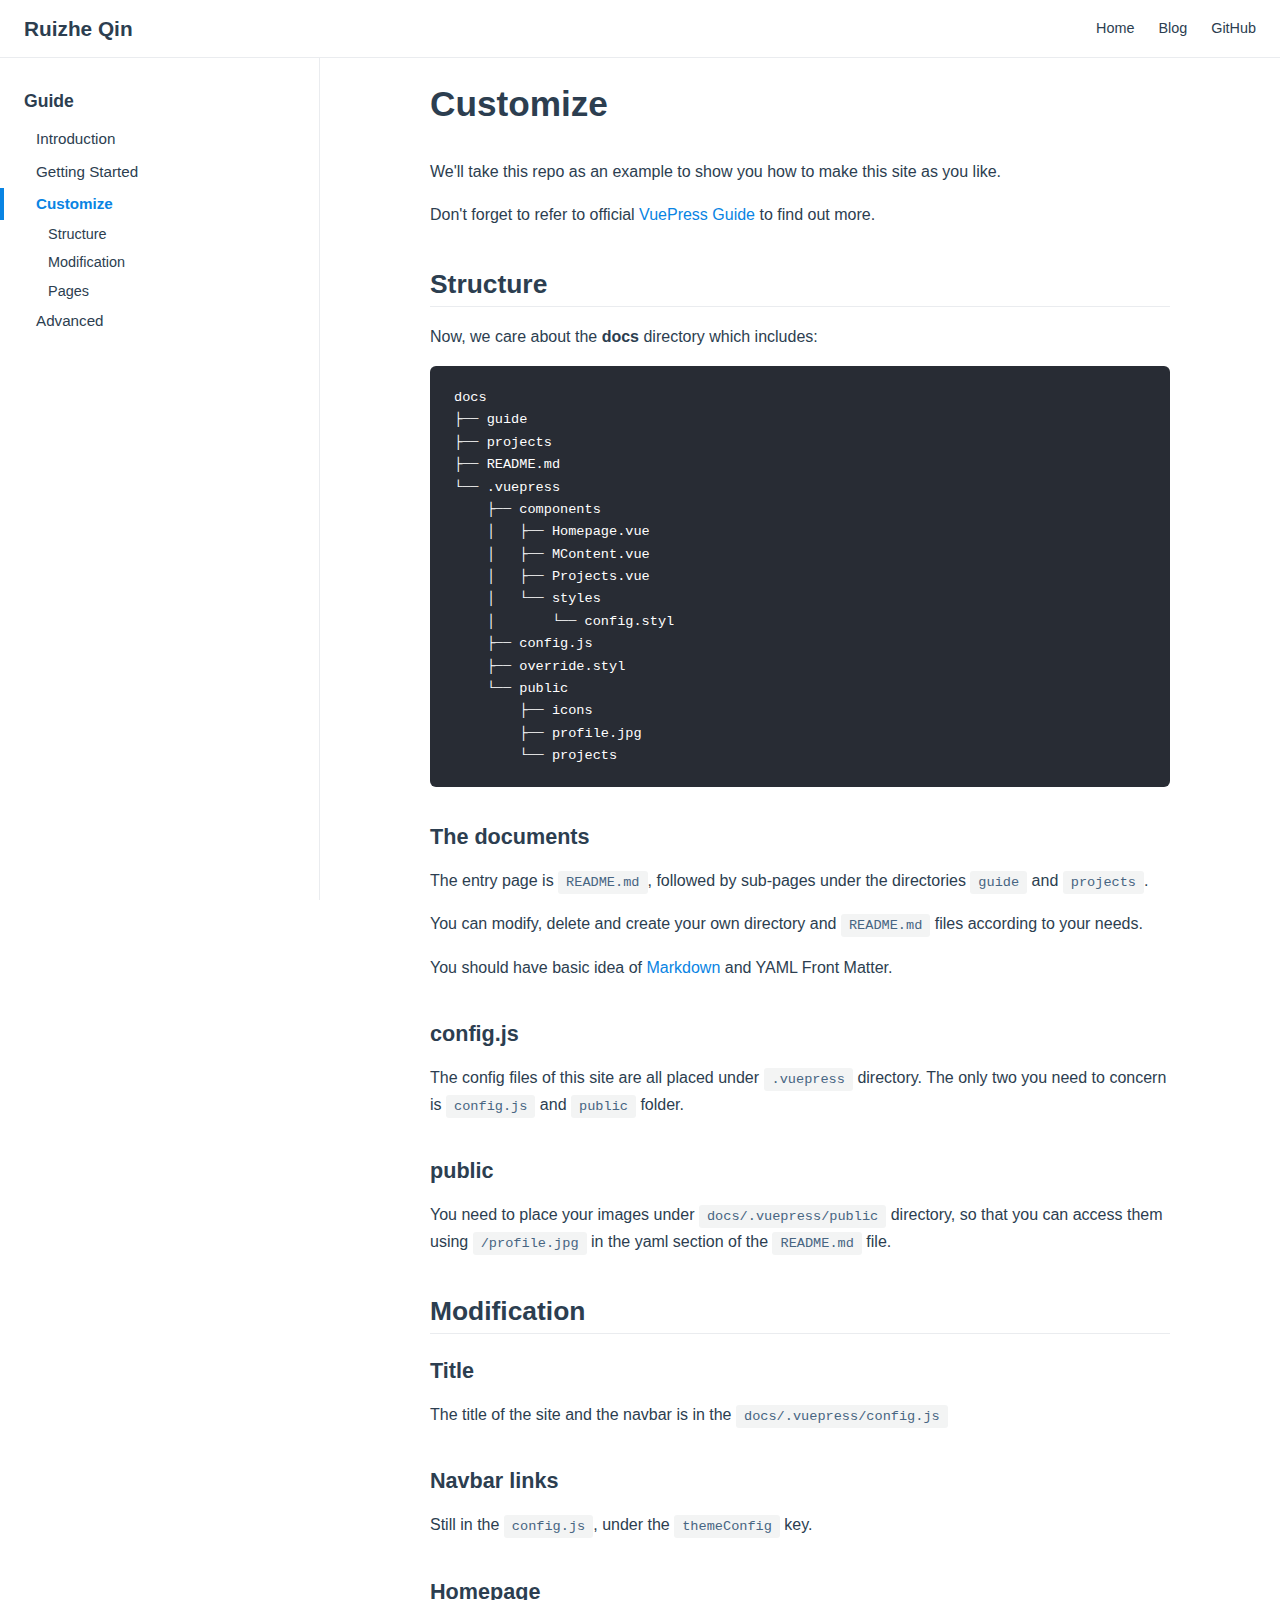
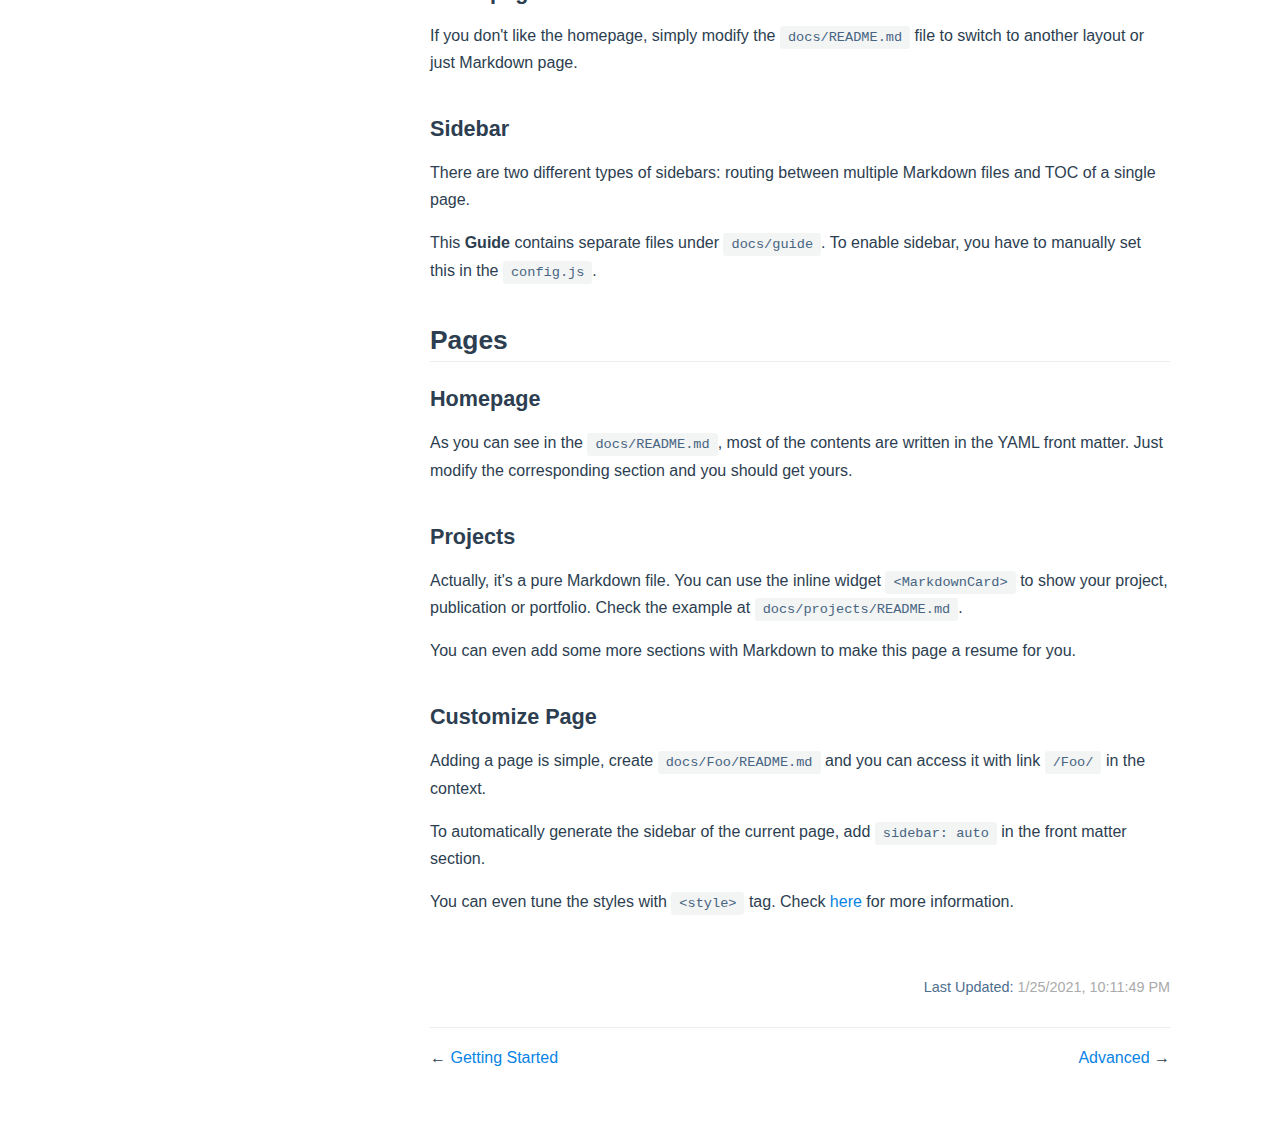
<file: guide/customize.html>
<!DOCTYPE html>
<html lang="en-US">
  <head>
    <meta charset="utf-8">
    <meta name="viewport" content="width=device-width,initial-scale=1">
    <title>Customize | Ruizhe Qin</title>
    <meta name="description" content="The description of the site.">
    <link rel="icon" href="/logo.png">
    
    <link rel="preload" href="/assets/css/0.styles.4b9afcd5.css" as="style"><link rel="preload" href="/assets/js/app.ae4f6281.js" as="script"><link rel="preload" href="/assets/js/2.b56b9e90.js" as="script"><link rel="preload" href="/assets/js/14.8f373908.js" as="script"><link rel="prefetch" href="/assets/js/10.3b328fb3.js"><link rel="prefetch" href="/assets/js/11.48ffc66f.js"><link rel="prefetch" href="/assets/js/12.ea697bf8.js"><link rel="prefetch" href="/assets/js/13.9dc92aa7.js"><link rel="prefetch" href="/assets/js/15.3d1064e9.js"><link rel="prefetch" href="/assets/js/16.cf9fee51.js"><link rel="prefetch" href="/assets/js/3.d22160eb.js"><link rel="prefetch" href="/assets/js/4.12620a37.js"><link rel="prefetch" href="/assets/js/5.dd6d1e49.js"><link rel="prefetch" href="/assets/js/6.c86f728a.js"><link rel="prefetch" href="/assets/js/7.d7c40d26.js"><link rel="prefetch" href="/assets/js/8.e3374b2a.js"><link rel="prefetch" href="/assets/js/9.9c1d2732.js">
    <link rel="stylesheet" href="/assets/css/0.styles.4b9afcd5.css">
  </head>
  <body>
    <div id="app" data-server-rendered="true"><div class="theme-container"><header class="navbar"><div class="sidebar-button"><svg xmlns="http://www.w3.org/2000/svg" aria-hidden="true" role="img" viewBox="0 0 448 512" class="icon"><path fill="currentColor" d="M436 124H12c-6.627 0-12-5.373-12-12V80c0-6.627 5.373-12 12-12h424c6.627 0 12 5.373 12 12v32c0 6.627-5.373 12-12 12zm0 160H12c-6.627 0-12-5.373-12-12v-32c0-6.627 5.373-12 12-12h424c6.627 0 12 5.373 12 12v32c0 6.627-5.373 12-12 12zm0 160H12c-6.627 0-12-5.373-12-12v-32c0-6.627 5.373-12 12-12h424c6.627 0 12 5.373 12 12v32c0 6.627-5.373 12-12 12z"></path></svg></div> <a href="/" class="home-link router-link-active"><!----> <span class="site-name">Ruizhe Qin</span></a> <div class="links"><!----> <nav class="nav-links can-hide"><div class="nav-item"><a href="/" class="nav-link">Home</a></div><div class="nav-item"><a href="https://blog.qrzbing.cn/" target="_blank" rel="noopener noreferrer" class="nav-link external">
  Blog
  <svg xmlns="http://www.w3.org/2000/svg" aria-hidden="true" x="0px" y="0px" viewBox="0 0 100 100" width="15" height="15" class="icon outbound"><path fill="currentColor" d="M18.8,85.1h56l0,0c2.2,0,4-1.8,4-4v-32h-8v28h-48v-48h28v-8h-32l0,0c-2.2,0-4,1.8-4,4v56C14.8,83.3,16.6,85.1,18.8,85.1z"></path> <polygon fill="currentColor" points="45.7,48.7 51.3,54.3 77.2,28.5 77.2,37.2 85.2,37.2 85.2,14.9 62.8,14.9 62.8,22.9 71.5,22.9"></polygon></svg></a></div><div class="nav-item"><a href="https://github.com/qrzbing" target="_blank" rel="noopener noreferrer" class="nav-link external">
  GitHub
  <svg xmlns="http://www.w3.org/2000/svg" aria-hidden="true" x="0px" y="0px" viewBox="0 0 100 100" width="15" height="15" class="icon outbound"><path fill="currentColor" d="M18.8,85.1h56l0,0c2.2,0,4-1.8,4-4v-32h-8v28h-48v-48h28v-8h-32l0,0c-2.2,0-4,1.8-4,4v56C14.8,83.3,16.6,85.1,18.8,85.1z"></path> <polygon fill="currentColor" points="45.7,48.7 51.3,54.3 77.2,28.5 77.2,37.2 85.2,37.2 85.2,14.9 62.8,14.9 62.8,22.9 71.5,22.9"></polygon></svg></a></div> <!----></nav></div></header> <div class="sidebar-mask"></div> <aside class="sidebar"><nav class="nav-links"><div class="nav-item"><a href="/" class="nav-link">Home</a></div><div class="nav-item"><a href="https://blog.qrzbing.cn/" target="_blank" rel="noopener noreferrer" class="nav-link external">
  Blog
  <svg xmlns="http://www.w3.org/2000/svg" aria-hidden="true" x="0px" y="0px" viewBox="0 0 100 100" width="15" height="15" class="icon outbound"><path fill="currentColor" d="M18.8,85.1h56l0,0c2.2,0,4-1.8,4-4v-32h-8v28h-48v-48h28v-8h-32l0,0c-2.2,0-4,1.8-4,4v56C14.8,83.3,16.6,85.1,18.8,85.1z"></path> <polygon fill="currentColor" points="45.7,48.7 51.3,54.3 77.2,28.5 77.2,37.2 85.2,37.2 85.2,14.9 62.8,14.9 62.8,22.9 71.5,22.9"></polygon></svg></a></div><div class="nav-item"><a href="https://github.com/qrzbing" target="_blank" rel="noopener noreferrer" class="nav-link external">
  GitHub
  <svg xmlns="http://www.w3.org/2000/svg" aria-hidden="true" x="0px" y="0px" viewBox="0 0 100 100" width="15" height="15" class="icon outbound"><path fill="currentColor" d="M18.8,85.1h56l0,0c2.2,0,4-1.8,4-4v-32h-8v28h-48v-48h28v-8h-32l0,0c-2.2,0-4,1.8-4,4v56C14.8,83.3,16.6,85.1,18.8,85.1z"></path> <polygon fill="currentColor" points="45.7,48.7 51.3,54.3 77.2,28.5 77.2,37.2 85.2,37.2 85.2,14.9 62.8,14.9 62.8,22.9 71.5,22.9"></polygon></svg></a></div> <!----></nav>  <ul class="sidebar-links"><li><section class="sidebar-group depth-0"><p class="sidebar-heading open"><span>Guide</span> <!----></p> <ul class="sidebar-links sidebar-group-items"><li><a href="/guide/" class="sidebar-link">Introduction</a></li><li><a href="/guide/getting-started.html" class="sidebar-link">Getting Started</a></li><li><a href="/guide/customize.html" class="active sidebar-link">Customize</a><ul class="sidebar-sub-headers"><li class="sidebar-sub-header"><a href="/guide/customize.html#structure" class="sidebar-link">Structure</a></li><li class="sidebar-sub-header"><a href="/guide/customize.html#modification" class="sidebar-link">Modification</a></li><li class="sidebar-sub-header"><a href="/guide/customize.html#pages" class="sidebar-link">Pages</a></li></ul></li><li><a href="/guide/advanced.html" class="sidebar-link">Advanced</a></li></ul></section></li></ul> </aside> <main class="page"> <div class="theme-default-content content__default"><h1 id="customize">Customize</h1> <p>We'll take this repo as an example to show you how to make this site as you like.</p> <p>Don't forget to refer to official <a href="https://vuepress.vuejs.org/guide/" target="_blank" rel="noopener noreferrer">VuePress Guide<svg xmlns="http://www.w3.org/2000/svg" aria-hidden="true" x="0px" y="0px" viewBox="0 0 100 100" width="15" height="15" class="icon outbound"><path fill="currentColor" d="M18.8,85.1h56l0,0c2.2,0,4-1.8,4-4v-32h-8v28h-48v-48h28v-8h-32l0,0c-2.2,0-4,1.8-4,4v56C14.8,83.3,16.6,85.1,18.8,85.1z"></path> <polygon fill="currentColor" points="45.7,48.7 51.3,54.3 77.2,28.5 77.2,37.2 85.2,37.2 85.2,14.9 62.8,14.9 62.8,22.9 71.5,22.9"></polygon></svg></a> to find out more.</p> <h2 id="structure">Structure</h2> <p>Now, we care about the <strong>docs</strong> directory which includes:</p> <div class="language- extra-class"><pre class="language-text"><code>docs
├── guide
├── projects
├── README.md
└── .vuepress
    ├── components
    │   ├── Homepage.vue
    │   ├── MContent.vue
    │   ├── Projects.vue
    │   └── styles
    │       └── config.styl
    ├── config.js
    ├── override.styl
    └── public
        ├── icons
        ├── profile.jpg
        └── projects
</code></pre></div><h3 id="the-documents">The documents</h3> <p>The entry page is <code>README.md</code>, followed by sub-pages under the directories <code>guide</code> and <code>projects</code>.</p> <p>You can modify, delete and create your own directory and <code>README.md</code> files according to your needs.</p> <p>You should have basic idea of <a href="https://guides.github.com/features/mastering-markdown/" target="_blank" rel="noopener noreferrer">Markdown<svg xmlns="http://www.w3.org/2000/svg" aria-hidden="true" x="0px" y="0px" viewBox="0 0 100 100" width="15" height="15" class="icon outbound"><path fill="currentColor" d="M18.8,85.1h56l0,0c2.2,0,4-1.8,4-4v-32h-8v28h-48v-48h28v-8h-32l0,0c-2.2,0-4,1.8-4,4v56C14.8,83.3,16.6,85.1,18.8,85.1z"></path> <polygon fill="currentColor" points="45.7,48.7 51.3,54.3 77.2,28.5 77.2,37.2 85.2,37.2 85.2,14.9 62.8,14.9 62.8,22.9 71.5,22.9"></polygon></svg></a> and YAML Front Matter.</p> <h3 id="config-js">config.js</h3> <p>The config files of this site are all placed under <code>.vuepress</code> directory. The only two you need to concern is <code>config.js</code> and <code>public</code> folder.</p> <h3 id="public">public</h3> <p>You need to place your images under <code>docs/.vuepress/public</code> directory, so that you can access them using <code>/profile.jpg</code> in the yaml section of the <code>README.md</code> file.</p> <h2 id="modification">Modification</h2> <h3 id="title">Title</h3> <p>The title of the site and the navbar is in the <code>docs/.vuepress/config.js</code></p> <h3 id="navbar-links">Navbar links</h3> <p>Still in the <code>config.js</code>, under the <code>themeConfig</code> key.</p> <h3 id="homepage">Homepage</h3> <p>If you don't like the homepage, simply modify the <code>docs/README.md</code> file to switch to another layout or just Markdown page.</p> <h3 id="sidebar">Sidebar</h3> <p>There are two different types of sidebars: routing between multiple Markdown files and TOC of a single page.</p> <p>This <strong>Guide</strong> contains separate files under <code>docs/guide</code>. To enable sidebar, you have to manually set this in the <code>config.js</code>.</p> <h2 id="pages">Pages</h2> <h3 id="homepage-2">Homepage</h3> <p>As you can see in the <code>docs/README.md</code>, most of the contents are written in the YAML front matter. Just modify the corresponding section and you should get yours.</p> <h3 id="projects">Projects</h3> <p>Actually, it's a pure Markdown file. You can use the inline widget <code>&lt;MarkdownCard&gt;</code> to show your project, publication or portfolio. Check the example at <code>docs/projects/README.md</code>.</p> <p>You can even add some more sections with Markdown to make this page a resume for you.</p> <h3 id="customize-page">Customize Page</h3> <p>Adding a page is simple, create <code>docs/Foo/README.md</code> and you can access it with link <code>/Foo/</code> in the context.</p> <p>To automatically generate the sidebar of the current page, add <code>sidebar: auto</code> in the front matter section.</p> <p>You can even tune the styles with <code>&lt;style&gt;</code> tag. Check <a href="https://vuepress.vuejs.org/guide/using-vue.html#using-pre-processors" target="_blank" rel="noopener noreferrer">here<svg xmlns="http://www.w3.org/2000/svg" aria-hidden="true" x="0px" y="0px" viewBox="0 0 100 100" width="15" height="15" class="icon outbound"><path fill="currentColor" d="M18.8,85.1h56l0,0c2.2,0,4-1.8,4-4v-32h-8v28h-48v-48h28v-8h-32l0,0c-2.2,0-4,1.8-4,4v56C14.8,83.3,16.6,85.1,18.8,85.1z"></path> <polygon fill="currentColor" points="45.7,48.7 51.3,54.3 77.2,28.5 77.2,37.2 85.2,37.2 85.2,14.9 62.8,14.9 62.8,22.9 71.5,22.9"></polygon></svg></a> for more information.</p></div> <footer class="page-edit"><!----> <div class="last-updated"><span class="prefix">Last Updated:</span> <span class="time">1/25/2021, 10:11:49 PM</span></div></footer> <div class="page-nav"><p class="inner"><span class="prev">
      ←
      <a href="/guide/getting-started.html" class="prev">Getting Started</a></span> <span class="next"><a href="/guide/advanced.html">Advanced</a>
      →
    </span></p></div> </main></div><div class="global-ui"></div></div>
    <script src="/assets/js/app.ae4f6281.js" defer></script><script src="/assets/js/2.b56b9e90.js" defer></script><script src="/assets/js/14.8f373908.js" defer></script>
  </body>
</html>
</file>
<file: assets/css/0.styles.4b9afcd5.css>
#nprogress{pointer-events:none}#nprogress .bar{background:#0984e3;position:fixed;z-index:1031;top:0;left:0;width:100%;height:2px}#nprogress .peg{display:block;position:absolute;right:0;width:100px;height:100%;box-shadow:0 0 10px #0984e3,0 0 5px #0984e3;opacity:1;-webkit-transform:rotate(3deg) translateY(-4px);transform:rotate(3deg) translateY(-4px)}#nprogress .spinner{display:block;position:fixed;z-index:1031;top:15px;right:15px}#nprogress .spinner-icon{width:18px;height:18px;box-sizing:border-box;border-color:#0984e3 transparent transparent #0984e3;border-style:solid;border-width:2px;border-radius:50%;-webkit-animation:nprogress-spinner .4s linear infinite;animation:nprogress-spinner .4s linear infinite}.nprogress-custom-parent{overflow:hidden;position:relative}.nprogress-custom-parent #nprogress .bar,.nprogress-custom-parent #nprogress .spinner{position:absolute}@-webkit-keyframes nprogress-spinner{0%{-webkit-transform:rotate(0deg);transform:rotate(0deg)}to{-webkit-transform:rotate(1turn);transform:rotate(1turn)}}@keyframes nprogress-spinner{0%{-webkit-transform:rotate(0deg);transform:rotate(0deg)}to{-webkit-transform:rotate(1turn);transform:rotate(1turn)}}.icon.outbound{color:#aaa;display:inline-block;vertical-align:middle;position:relative;top:-1px}.home{padding:3.6rem 2rem 0;max-width:960px;margin:0 auto;display:block}.home .hero{text-align:center}.home .hero img{max-width:100%;max-height:280px;display:block;margin:3rem auto 1.5rem}.home .hero h1{font-size:3rem}.home .hero .action,.home .hero .description,.home .hero h1{margin:1.8rem auto}.home .hero .description{max-width:35rem;font-size:1.6rem;line-height:1.3;color:#6a8bad}.home .hero .action-button{display:inline-block;font-size:1.2rem;color:#fff;background-color:#0984e3;padding:.8rem 1.6rem;border-radius:4px;-webkit-transition:background-color .1s ease;transition:background-color .1s ease;box-sizing:border-box;border-bottom:1px solid #0877cc}.home .hero .action-button:hover{background-color:#1292f6}.home .features{border-top:1px solid #eaecef;padding:1.2rem 0;margin-top:2.5rem;display:-webkit-box;display:flex;flex-wrap:wrap;-webkit-box-align:start;align-items:flex-start;align-content:stretch;-webkit-box-pack:justify;justify-content:space-between}.home .feature{-webkit-box-flex:1;flex-grow:1;flex-basis:30%;max-width:30%}.home .feature h2{font-size:1.4rem;font-weight:500;border-bottom:none;padding-bottom:0;color:#3a5169}.home .feature p{color:#4e6e8e}.home .footer{padding:2.5rem;border-top:1px solid #eaecef;text-align:center;color:#4e6e8e}@media (max-width:719px){.home .features{-webkit-box-orient:vertical;-webkit-box-direction:normal;flex-direction:column}.home .feature{max-width:100%;padding:0 2.5rem}}@media (max-width:419px){.home{padding-left:1.5rem;padding-right:1.5rem}.home .hero img{max-height:210px;margin:2rem auto 1.2rem}.home .hero h1{font-size:2rem}.home .hero .action,.home .hero .description,.home .hero h1{margin:1.2rem auto}.home .hero .description{font-size:1.2rem}.home .hero .action-button{font-size:1rem;padding:.6rem 1.2rem}.home .feature h2{font-size:1.25rem}}.search-box{display:inline-block;position:relative;margin-right:1rem}.search-box input{cursor:text;width:10rem;height:2rem;color:#4e6e8e;display:inline-block;border:1px solid #cfd4db;border-radius:2rem;font-size:.9rem;line-height:2rem;padding:0 .5rem 0 2rem;outline:none;-webkit-transition:all .2s ease;transition:all .2s ease;background:#fff url(/assets/img/search.83621669.svg) .6rem .5rem no-repeat;background-size:1rem}.search-box input:focus{cursor:auto;border-color:#0984e3}.search-box .suggestions{background:#fff;width:20rem;position:absolute;top:1.5rem;border:1px solid #cfd4db;border-radius:6px;padding:.4rem;list-style-type:none}.search-box .suggestions.align-right{right:0}.search-box .suggestion{line-height:1.4;padding:.4rem .6rem;border-radius:4px;cursor:pointer}.search-box .suggestion a{white-space:normal;color:#5d82a6}.search-box .suggestion a .page-title{font-weight:600}.search-box .suggestion a .header{font-size:.9em;margin-left:.25em}.search-box .suggestion.focused{background-color:#f3f4f5}.search-box .suggestion.focused a{color:#0984e3}@media (max-width:959px){.search-box input{cursor:pointer;width:0;border-color:transparent;position:relative}.search-box input:focus{cursor:text;left:0;width:10rem}}@media (-ms-high-contrast:none){.search-box input{height:2rem}}@media (max-width:959px) and (min-width:719px){.search-box .suggestions{left:0}}@media (max-width:719px){.search-box{margin-right:0}.search-box input{left:1rem}.search-box .suggestions{right:0}}@media (max-width:419px){.search-box .suggestions{width:calc(100vw - 4rem)}.search-box input:focus{width:8rem}}.sidebar-button{cursor:pointer;display:none;width:1.25rem;height:1.25rem;position:absolute;padding:.6rem;top:.6rem;left:1rem}.sidebar-button .icon{display:block;width:1.25rem;height:1.25rem}@media (max-width:719px){.sidebar-button{display:block}}.dropdown-enter,.dropdown-leave-to{height:0!important}.dropdown-wrapper{cursor:pointer}.dropdown-wrapper .dropdown-title{display:block;font-size:.9rem;font-family:inherit;cursor:inherit;padding:inherit;line-height:1.4rem;background:transparent;border:none;font-weight:500;color:#2c3e50}.dropdown-wrapper .dropdown-title:hover{border-color:transparent}.dropdown-wrapper .dropdown-title .arrow{vertical-align:middle;margin-top:-1px;margin-left:.4rem}.dropdown-wrapper .nav-dropdown .dropdown-item{color:inherit;line-height:1.7rem}.dropdown-wrapper .nav-dropdown .dropdown-item h4{margin:.45rem 0 0;border-top:1px solid #eee;padding:.45rem 1.5rem 0 1.25rem}.dropdown-wrapper .nav-dropdown .dropdown-item .dropdown-subitem-wrapper{padding:0;list-style:none}.dropdown-wrapper .nav-dropdown .dropdown-item .dropdown-subitem-wrapper .dropdown-subitem{font-size:.9em}.dropdown-wrapper .nav-dropdown .dropdown-item a{display:block;line-height:1.7rem;position:relative;border-bottom:none;font-weight:400;margin-bottom:0;padding:0 1.5rem 0 1.25rem}.dropdown-wrapper .nav-dropdown .dropdown-item a.router-link-active,.dropdown-wrapper .nav-dropdown .dropdown-item a:hover{color:#0984e3}.dropdown-wrapper .nav-dropdown .dropdown-item a.router-link-active:after{content:"";width:0;height:0;border-left:5px solid #0984e3;border-top:3px solid transparent;border-bottom:3px solid transparent;position:absolute;top:calc(50% - 2px);left:9px}.dropdown-wrapper .nav-dropdown .dropdown-item:first-child h4{margin-top:0;padding-top:0;border-top:0}@media (max-width:719px){.dropdown-wrapper.open .dropdown-title{margin-bottom:.5rem}.dropdown-wrapper .dropdown-title{font-weight:600;font-size:inherit}.dropdown-wrapper .dropdown-title:hover{color:#0984e3}.dropdown-wrapper .nav-dropdown{-webkit-transition:height .1s ease-out;transition:height .1s ease-out;overflow:hidden}.dropdown-wrapper .nav-dropdown .dropdown-item h4{border-top:0;margin-top:0;padding-top:0}.dropdown-wrapper .nav-dropdown .dropdown-item>a,.dropdown-wrapper .nav-dropdown .dropdown-item h4{font-size:15px;line-height:2rem}.dropdown-wrapper .nav-dropdown .dropdown-item .dropdown-subitem{font-size:14px;padding-left:1rem}}@media (min-width:719px){.dropdown-wrapper{height:1.8rem}.dropdown-wrapper.open .nav-dropdown,.dropdown-wrapper:hover .nav-dropdown{display:block!important}.dropdown-wrapper.open:blur{display:none}.dropdown-wrapper .dropdown-title .arrow{border-left:4px solid transparent;border-right:4px solid transparent;border-top:6px solid #ccc;border-bottom:0}.dropdown-wrapper .nav-dropdown{display:none;height:auto!important;box-sizing:border-box;max-height:calc(100vh - 2.7rem);overflow-y:auto;position:absolute;top:100%;right:0;background-color:#fff;padding:.6rem 0;border:1px solid;border-color:#ddd #ddd #ccc;text-align:left;border-radius:.25rem;white-space:nowrap;margin:0}}.nav-links{display:inline-block}.nav-links a{line-height:1.4rem;color:inherit}.nav-links a.router-link-active,.nav-links a:hover{color:#0984e3}.nav-links .nav-item{position:relative;display:inline-block;margin-left:1.5rem;line-height:2rem}.nav-links .nav-item:first-child{margin-left:0}.nav-links .repo-link{margin-left:1.5rem}@media (max-width:719px){.nav-links .nav-item,.nav-links .repo-link{margin-left:0}}@media (min-width:719px){.nav-links a.router-link-active,.nav-links a:hover{color:#2c3e50}.nav-item>a:not(.external).router-link-active,.nav-item>a:not(.external):hover{margin-bottom:-2px;border-bottom:2px solid #0d90f5}}.navbar{padding:.7rem 1.5rem;line-height:2.2rem}.navbar a,.navbar img,.navbar span{display:inline-block}.navbar .logo{height:2.2rem;min-width:2.2rem;margin-right:.8rem;vertical-align:top}.navbar .site-name{font-size:1.3rem;font-weight:600;color:#2c3e50;position:relative}.navbar .links{padding-left:1.5rem;box-sizing:border-box;background-color:#fff;white-space:nowrap;font-size:.9rem;position:absolute;right:1.5rem;top:.7rem;display:-webkit-box;display:flex}.navbar .links .search-box{-webkit-box-flex:0;flex:0 0 auto;vertical-align:top}@media (max-width:719px){.navbar{padding-left:4rem}.navbar .can-hide{display:none}.navbar .links{padding-left:1.5rem}.navbar .site-name{width:calc(100vw - 9.4rem);overflow:hidden;white-space:nowrap;text-overflow:ellipsis}}.page-edit{max-width:740px;margin:0 auto;padding:2rem 2.5rem}@media (max-width:959px){.page-edit{padding:2rem}}@media (max-width:419px){.page-edit{padding:1.5rem}}.page-edit{padding-top:1rem;padding-bottom:1rem;overflow:auto}.page-edit .edit-link{display:inline-block}.page-edit .edit-link a{color:#4e6e8e;margin-right:.25rem}.page-edit .last-updated{float:right;font-size:.9em}.page-edit .last-updated .prefix{font-weight:500;color:#4e6e8e}.page-edit .last-updated .time{font-weight:400;color:#aaa}@media (max-width:719px){.page-edit .edit-link{margin-bottom:.5rem}.page-edit .last-updated{font-size:.8em;float:none;text-align:left}}.page-nav{max-width:740px;margin:0 auto;padding:2rem 2.5rem}@media (max-width:959px){.page-nav{padding:2rem}}@media (max-width:419px){.page-nav{padding:1.5rem}}.page-nav{padding-top:1rem;padding-bottom:0}.page-nav .inner{min-height:2rem;margin-top:0;border-top:1px solid #eaecef;padding-top:1rem;overflow:auto}.page-nav .next{float:right}.page{padding-bottom:2rem;display:block}.sidebar-group .sidebar-group{padding-left:.5em}.sidebar-group:not(.collapsable) .sidebar-heading:not(.clickable){cursor:auto;color:inherit}.sidebar-group.is-sub-group{padding-left:0}.sidebar-group.is-sub-group>.sidebar-heading{font-size:.95em;line-height:1.4;font-weight:400;padding-left:2rem}.sidebar-group.is-sub-group>.sidebar-heading:not(.clickable){opacity:.5}.sidebar-group.is-sub-group>.sidebar-group-items{padding-left:1rem}.sidebar-group.is-sub-group>.sidebar-group-items>li>.sidebar-link{font-size:.95em;border-left:none}.sidebar-group.depth-2>.sidebar-heading{border-left:none}.sidebar-heading{color:#2c3e50;-webkit-transition:color .15s ease;transition:color .15s ease;cursor:pointer;font-size:1.1em;font-weight:700;padding:.35rem 1.5rem .35rem 1.25rem;width:100%;box-sizing:border-box;margin:0;border-left:.25rem solid transparent}.sidebar-heading.open,.sidebar-heading:hover{color:inherit}.sidebar-heading .arrow{position:relative;top:-.12em;left:.5em}.sidebar-heading.clickable.active{font-weight:600;color:#0984e3;border-left-color:#0984e3}.sidebar-heading.clickable:hover{color:#0984e3}.sidebar-group-items{-webkit-transition:height .1s ease-out;transition:height .1s ease-out;font-size:.95em;overflow:hidden}.sidebar .sidebar-sub-headers{padding-left:1rem;font-size:.95em}a.sidebar-link{font-size:1em;font-weight:400;display:inline-block;color:#2c3e50;border-left:.25rem solid transparent;padding:.35rem 1rem .35rem 1.25rem;line-height:1.4;width:100%;box-sizing:border-box}a.sidebar-link:hover{color:#0984e3}a.sidebar-link.active{font-weight:600;color:#0984e3;border-left-color:#0984e3}.sidebar-group a.sidebar-link{padding-left:2rem}.sidebar-sub-headers a.sidebar-link{padding-top:.25rem;padding-bottom:.25rem;border-left:none}.sidebar-sub-headers a.sidebar-link.active{font-weight:500}.sidebar ul{padding:0;margin:0;list-style-type:none}.sidebar a{display:inline-block}.sidebar .nav-links{display:none;border-bottom:1px solid #eaecef;padding:.5rem 0 .75rem}.sidebar .nav-links a{font-weight:600}.sidebar .nav-links .nav-item,.sidebar .nav-links .repo-link{display:block;line-height:1.25rem;font-size:1.1em;padding:.5rem 0 .5rem 1.5rem}.sidebar>.sidebar-links{padding:1.5rem 0}.sidebar>.sidebar-links>li>a.sidebar-link{font-size:1.1em;line-height:1.7;font-weight:700}.sidebar>.sidebar-links>li:not(:first-child){margin-top:.75rem}@media (max-width:719px){.sidebar .nav-links{display:block}.sidebar .nav-links .dropdown-wrapper .nav-dropdown .dropdown-item a.router-link-active:after{top:calc(1rem - 2px)}.sidebar>.sidebar-links{padding:1rem 0}}.theme-container.about-page .page{background-color:#e6ecf0;min-height:100vh}.theme-container.about-page .page .last-updated{display:none}.projects-page{background-color:#fafbfc}code[class*=language-],pre[class*=language-]{color:#ccc;background:none;font-family:Consolas,Monaco,Andale Mono,Ubuntu Mono,monospace;font-size:1em;text-align:left;white-space:pre;word-spacing:normal;word-break:normal;word-wrap:normal;line-height:1.5;-moz-tab-size:4;-o-tab-size:4;tab-size:4;-webkit-hyphens:none;-ms-hyphens:none;hyphens:none}pre[class*=language-]{padding:1em;margin:.5em 0;overflow:auto}:not(pre)>code[class*=language-],pre[class*=language-]{background:#2d2d2d}:not(pre)>code[class*=language-]{padding:.1em;border-radius:.3em;white-space:normal}.token.block-comment,.token.cdata,.token.comment,.token.doctype,.token.prolog{color:#999}.token.punctuation{color:#ccc}.token.attr-name,.token.deleted,.token.namespace,.token.tag{color:#e2777a}.token.function-name{color:#6196cc}.token.boolean,.token.function,.token.number{color:#f08d49}.token.class-name,.token.constant,.token.property,.token.symbol{color:#f8c555}.token.atrule,.token.builtin,.token.important,.token.keyword,.token.selector{color:#cc99cd}.token.attr-value,.token.char,.token.regex,.token.string,.token.variable{color:#7ec699}.token.entity,.token.operator,.token.url{color:#67cdcc}.token.bold,.token.important{font-weight:700}.token.italic{font-style:italic}.token.entity{cursor:help}.token.inserted{color:green}.theme-default-content code{color:#476582;padding:.25rem .5rem;margin:0;font-size:.85em;background-color:rgba(27,31,35,.05);border-radius:3px}.theme-default-content code .token.deleted{color:#ec5975}.theme-default-content code .token.inserted{color:#0984e3}.theme-default-content pre,.theme-default-content pre[class*=language-]{line-height:1.4;padding:1.25rem 1.5rem;margin:.85rem 0;background-color:#282c34;border-radius:6px;overflow:auto}.theme-default-content pre[class*=language-] code,.theme-default-content pre code{color:#fff;padding:0;background-color:transparent;border-radius:0}div[class*=language-]{position:relative;background-color:#282c34;border-radius:6px}div[class*=language-] .highlight-lines{-webkit-user-select:none;-ms-user-select:none;user-select:none;padding-top:1.3rem;position:absolute;top:0;left:0;width:100%;line-height:1.4}div[class*=language-] .highlight-lines .highlighted{background-color:rgba(0,0,0,.66)}div[class*=language-] pre,div[class*=language-] pre[class*=language-]{background:transparent;position:relative;z-index:1}div[class*=language-]:before{position:absolute;z-index:3;top:.8em;right:1em;font-size:.75rem;color:hsla(0,0%,100%,.4)}div[class*=language-]:not(.line-numbers-mode) .line-numbers-wrapper{display:none}div[class*=language-].line-numbers-mode .highlight-lines .highlighted{position:relative}div[class*=language-].line-numbers-mode .highlight-lines .highlighted:before{content:" ";position:absolute;z-index:3;left:0;top:0;display:block;width:3.5rem;height:100%;background-color:rgba(0,0,0,.66)}div[class*=language-].line-numbers-mode pre{padding-left:4.5rem;vertical-align:middle}div[class*=language-].line-numbers-mode .line-numbers-wrapper{position:absolute;top:0;width:3.5rem;text-align:center;color:hsla(0,0%,100%,.3);padding:1.25rem 0;line-height:1.4}div[class*=language-].line-numbers-mode .line-numbers-wrapper br{-webkit-user-select:none;-ms-user-select:none;user-select:none}div[class*=language-].line-numbers-mode .line-numbers-wrapper .line-number{position:relative;z-index:4;-webkit-user-select:none;-ms-user-select:none;user-select:none;font-size:.85em}div[class*=language-].line-numbers-mode:after{content:"";position:absolute;z-index:2;top:0;left:0;width:3.5rem;height:100%;border-radius:6px 0 0 6px;border-right:1px solid rgba(0,0,0,.66);background-color:#282c34}div[class~=language-js]:before{content:"js"}div[class~=language-ts]:before{content:"ts"}div[class~=language-html]:before{content:"html"}div[class~=language-md]:before{content:"md"}div[class~=language-vue]:before{content:"vue"}div[class~=language-css]:before{content:"css"}div[class~=language-sass]:before{content:"sass"}div[class~=language-scss]:before{content:"scss"}div[class~=language-less]:before{content:"less"}div[class~=language-stylus]:before{content:"stylus"}div[class~=language-go]:before{content:"go"}div[class~=language-java]:before{content:"java"}div[class~=language-c]:before{content:"c"}div[class~=language-sh]:before{content:"sh"}div[class~=language-yaml]:before{content:"yaml"}div[class~=language-py]:before{content:"py"}div[class~=language-docker]:before{content:"docker"}div[class~=language-dockerfile]:before{content:"dockerfile"}div[class~=language-makefile]:before{content:"makefile"}div[class~=language-javascript]:before{content:"js"}div[class~=language-typescript]:before{content:"ts"}div[class~=language-markup]:before{content:"html"}div[class~=language-markdown]:before{content:"md"}div[class~=language-json]:before{content:"json"}div[class~=language-ruby]:before{content:"rb"}div[class~=language-python]:before{content:"py"}div[class~=language-bash]:before{content:"sh"}div[class~=language-php]:before{content:"php"}.custom-block .custom-block-title{font-weight:600;margin-bottom:-.4rem}.custom-block.danger,.custom-block.tip,.custom-block.warning{padding:.1rem 1.5rem;border-left-width:.5rem;border-left-style:solid;margin:1rem 0}.custom-block.tip{background-color:#f3f5f7;border-color:#42b983}.custom-block.warning{background-color:rgba(255,229,100,.3);border-color:#e7c000;color:#6b5900}.custom-block.warning .custom-block-title{color:#b29400}.custom-block.warning a{color:#2c3e50}.custom-block.danger{background-color:#ffe6e6;border-color:#c00;color:#4d0000}.custom-block.danger .custom-block-title{color:#900}.custom-block.danger a{color:#2c3e50}.arrow{display:inline-block;width:0;height:0}.arrow.up{border-bottom:6px solid #ccc}.arrow.down,.arrow.up{border-left:4px solid transparent;border-right:4px solid transparent}.arrow.down{border-top:6px solid #ccc}.arrow.right{border-left:6px solid #ccc}.arrow.left,.arrow.right{border-top:4px solid transparent;border-bottom:4px solid transparent}.arrow.left{border-right:6px solid #ccc}.theme-default-content:not(.custom){max-width:740px;margin:0 auto;padding:2rem 2.5rem}@media (max-width:959px){.theme-default-content:not(.custom){padding:2rem}}@media (max-width:419px){.theme-default-content:not(.custom){padding:1.5rem}}.table-of-contents .badge{vertical-align:middle}body,html{padding:0;margin:0;background-color:#fff}body{font-family:-apple-system,BlinkMacSystemFont,Segoe UI,Roboto,Oxygen,Ubuntu,Cantarell,Fira Sans,Droid Sans,Helvetica Neue,sans-serif;-webkit-font-smoothing:antialiased;-moz-osx-font-smoothing:grayscale;font-size:16px;color:#2c3e50}.page{padding-left:20rem}.navbar{z-index:20;right:0;height:3.6rem;background-color:#fff;box-sizing:border-box;border-bottom:1px solid #eaecef}.navbar,.sidebar-mask{position:fixed;top:0;left:0}.sidebar-mask{z-index:9;width:100vw;height:100vh;display:none}.sidebar{font-size:16px;background-color:#fff;width:20rem;position:fixed;z-index:10;margin:0;top:3.6rem;left:0;bottom:0;box-sizing:border-box;border-right:1px solid #eaecef;overflow-y:auto}.theme-default-content:not(.custom)>:first-child{margin-top:3.6rem}.theme-default-content:not(.custom) a:hover{text-decoration:underline}.theme-default-content:not(.custom) p.demo{padding:1rem 1.5rem;border:1px solid #ddd;border-radius:4px}.theme-default-content:not(.custom) img{max-width:100%}.theme-default-content.custom{padding:0;margin:0}.theme-default-content.custom img{max-width:100%}a{font-weight:500;text-decoration:none}a,p a code{color:#0984e3}p a code{font-weight:400}kbd{background:#eee;border:.15rem solid #ddd;border-bottom:.25rem solid #ddd;border-radius:.15rem;padding:0 .15em}blockquote{font-size:1rem;color:#999;border-left:.2rem solid #dfe2e5;margin:1rem 0;padding:.25rem 0 .25rem 1rem}blockquote>p{margin:0}ol,ul{padding-left:1.2em}strong{font-weight:600}h1,h2,h3,h4,h5,h6{font-weight:600;line-height:1.25}.theme-default-content:not(.custom)>h1,.theme-default-content:not(.custom)>h2,.theme-default-content:not(.custom)>h3,.theme-default-content:not(.custom)>h4,.theme-default-content:not(.custom)>h5,.theme-default-content:not(.custom)>h6{margin-top:-3.1rem;padding-top:4.6rem;margin-bottom:0}.theme-default-content:not(.custom)>h1:first-child,.theme-default-content:not(.custom)>h2:first-child,.theme-default-content:not(.custom)>h3:first-child,.theme-default-content:not(.custom)>h4:first-child,.theme-default-content:not(.custom)>h5:first-child,.theme-default-content:not(.custom)>h6:first-child{margin-top:-1.5rem;margin-bottom:1rem}.theme-default-content:not(.custom)>h1:first-child+.custom-block,.theme-default-content:not(.custom)>h1:first-child+p,.theme-default-content:not(.custom)>h1:first-child+pre,.theme-default-content:not(.custom)>h2:first-child+.custom-block,.theme-default-content:not(.custom)>h2:first-child+p,.theme-default-content:not(.custom)>h2:first-child+pre,.theme-default-content:not(.custom)>h3:first-child+.custom-block,.theme-default-content:not(.custom)>h3:first-child+p,.theme-default-content:not(.custom)>h3:first-child+pre,.theme-default-content:not(.custom)>h4:first-child+.custom-block,.theme-default-content:not(.custom)>h4:first-child+p,.theme-default-content:not(.custom)>h4:first-child+pre,.theme-default-content:not(.custom)>h5:first-child+.custom-block,.theme-default-content:not(.custom)>h5:first-child+p,.theme-default-content:not(.custom)>h5:first-child+pre,.theme-default-content:not(.custom)>h6:first-child+.custom-block,.theme-default-content:not(.custom)>h6:first-child+p,.theme-default-content:not(.custom)>h6:first-child+pre{margin-top:2rem}h1:hover .header-anchor,h2:hover .header-anchor,h3:hover .header-anchor,h4:hover .header-anchor,h5:hover .header-anchor,h6:hover .header-anchor{opacity:1}h1{font-size:2.2rem}h2{font-size:1.65rem;padding-bottom:.3rem;border-bottom:1px solid #eaecef}h3{font-size:1.35rem}a.header-anchor{font-size:.85em;float:left;margin-left:-.87em;padding-right:.23em;margin-top:.125em;opacity:0}a.header-anchor:hover{text-decoration:none}.line-number,code,kbd{font-family:source-code-pro,Menlo,Monaco,Consolas,Courier New,monospace}ol,p,ul{line-height:1.7}hr{border:0;border-top:1px solid #eaecef}table{border-collapse:collapse;margin:1rem 0;display:block;overflow-x:auto}tr{border-top:1px solid #dfe2e5}tr:nth-child(2n){background-color:#f6f8fa}td,th{border:1px solid #dfe2e5;padding:.6em 1em}.theme-container.sidebar-open .sidebar-mask{display:block}.theme-container.no-navbar .theme-default-content:not(.custom)>h1,.theme-container.no-navbar h2,.theme-container.no-navbar h3,.theme-container.no-navbar h4,.theme-container.no-navbar h5,.theme-container.no-navbar h6{margin-top:1.5rem;padding-top:0}.theme-container.no-navbar .sidebar{top:0}@media (min-width:720px){.theme-container.no-sidebar .sidebar{display:none}.theme-container.no-sidebar .page{padding-left:0}}@media (max-width:959px){.sidebar{font-size:15px;width:16.4rem}.page{padding-left:16.4rem}}@media (max-width:719px){.sidebar{top:0;padding-top:3.6rem;transform:translateX(-100%);transition:transform .2s ease}.page{padding-left:0}.theme-container.sidebar-open .sidebar{transform:translateX(0)}.theme-container.no-navbar .sidebar{padding-top:0}}@media (max-width:419px){h1{font-size:1.9rem}.theme-default-content div[class*=language-]{margin:.85rem -1.5rem;border-radius:0}}.icon.outbound{display:none}.about-card{width:100%;display:-webkit-box;display:flex;-webkit-box-orient:vertical;-webkit-box-direction:normal;flex-direction:column;-webkit-box-align:center;align-items:center}.about-card .avatar{position:relative;z-index:1}.about-card .avatar img{display:block;width:100%;height:auto;max-width:150px;border-radius:500rem}.about-card .card{max-width:600px;width:100%;position:relative;top:-75px;padding-top:75px;margin-left:auto;margin-right:auto;background:#fff;box-shadow:0 4px 8px 0 rgba(0,0,0,.2);border-radius:.3rem;text-align:center}.about-card .card .bio{padding:1em}.about-card .card .bio .head{font-weight:700;font-size:1.3em}.about-card .card .bio .info{padding-top:.5rem;font-size:1em;color:rgba(0,0,0,.4)}.about-card .card .bio .description{text-align:justify}.about-card .card .bio .description p{padding:.8em .5em 0;line-height:normal;-webkit-margin-before:0;-webkit-margin-after:0}.about-card .card .bio .description p a{font-weight:400}.about-card .card .interests{padding:1em 1.5em;border-top:1px solid rgba(34,36,38,.1)}.about-card .card .socials{border-top:1px solid rgba(34,36,38,.1);display:-webkit-box;display:flex;-webkit-box-orient:horizontal;-webkit-box-direction:normal;flex-direction:row;-webkit-box-pack:center;justify-content:center;flex-wrap:wrap}.about-card .card .socials img{width:32px;margin:1em;cursor:pointer}.about-card .card .actions{border-top:1px solid rgba(34,36,38,.1);display:-webkit-box;display:flex;-webkit-box-orient:horizontal;-webkit-box-direction:normal;flex-direction:row;-webkit-box-pack:center;justify-content:center;flex-wrap:wrap}.about-card .card .actions .button{background-color:#b53471;border:none;border-radius:.3em;color:#fff;padding:.5em 1em;margin:1em .5em;font-size:1rem;font-family:inherit;font-weight:400;text-align:center;text-decoration:none;display:inline-block;-webkit-transition-duration:.4s;transition-duration:.4s;cursor:pointer}.about-card .card .actions .button:hover{background-color:#34495e}.about-card .footer{padding:1rem;font-weight:200;font-size:1rem;text-align:center;color:#9fa9aa;margin-top:auto}.profile{display:-webkit-box;display:flex;-webkit-box-orient:horizontal;-webkit-box-direction:normal;flex-direction:row;-webkit-box-align:stretch;align-items:stretch}.profile .image{max-width:120px}.profile .image img{border-radius:50%;padding:2px;border:1px solid #f2f3f3}.profile .info{display:-webkit-box;display:flex;-webkit-box-flex:1;flex:1 1;-webkit-box-orient:vertical;-webkit-box-direction:normal;flex-direction:column;padding-left:3rem}.profile .info .name{font-size:1.85rem;font-weight:600}.profile .info .socials{display:-webkit-box;display:flex;-webkit-box-orient:horizontal;-webkit-box-direction:normal;flex-direction:row}.profile .info .socials img{width:1.3rem;margin:0 .6rem 0 0;cursor:pointer}.profile .info .socials b{margin-left:1rem}.profile .info .contact .title{font-size:1.2rem;font-weight:400}.profile .info .contact .email{font-family:Courier New,Courier,monospace}@media (max-width:419px){.profile .image{max-width:100px}}.md-card{background-color:#fff;margin-top:1em;min-height:150px;-webkit-box-orient:horizontal;-webkit-box-direction:normal;flex-direction:row;-webkit-box-align:stretch;align-items:stretch}.md-card,.md-card .card-image{display:-webkit-box;display:flex}.md-card .card-image{-webkit-box-align:center;align-items:center;padding:.5rem}.md-card .card-image img{max-width:150px;max-height:150px;height:150px;border:1px solid #eee;border-radius:.2rem;-o-object-fit:cover;object-fit:cover}.md-card .card-content{padding:.5rem;-webkit-box-flex:1;flex-grow:1}.md-card .card-content p{line-height:normal;-webkit-margin-before:0;-webkit-margin-after:.5em}.md-card .card-content blockquote{font-size:1rem}.md-card.show-border{border:1px solid #eee;border-radius:.5rem;box-shadow:0 5px 15px -5px rgba(0,0,0,.1);padding:.5rem}@media (max-width:419px){.md-card{display:-webkit-box;display:flex;-webkit-box-orient:vertical;-webkit-box-direction:normal;flex-direction:column;margin:1rem -.5rem;padding:.5rem;box-sizing:border-box}.md-card .card-image{-webkit-box-flex:1;flex-grow:1;-webkit-box-align:stretch;align-items:stretch}.md-card .card-image img{width:100%;max-width:400px}.md-card .card-content pre{margin:0;border-radius:6px}}.badge[data-v-c13ee5b0]{display:inline-block;font-size:14px;height:18px;line-height:18px;border-radius:3px;padding:0 6px;color:#fff}.badge.green[data-v-c13ee5b0],.badge.tip[data-v-c13ee5b0],.badge[data-v-c13ee5b0]{background-color:#42b983}.badge.error[data-v-c13ee5b0]{background-color:#da5961}.badge.warn[data-v-c13ee5b0],.badge.warning[data-v-c13ee5b0],.badge.yellow[data-v-c13ee5b0]{background-color:#e7c000}.badge+.badge[data-v-c13ee5b0]{margin-left:5px}
</file>
